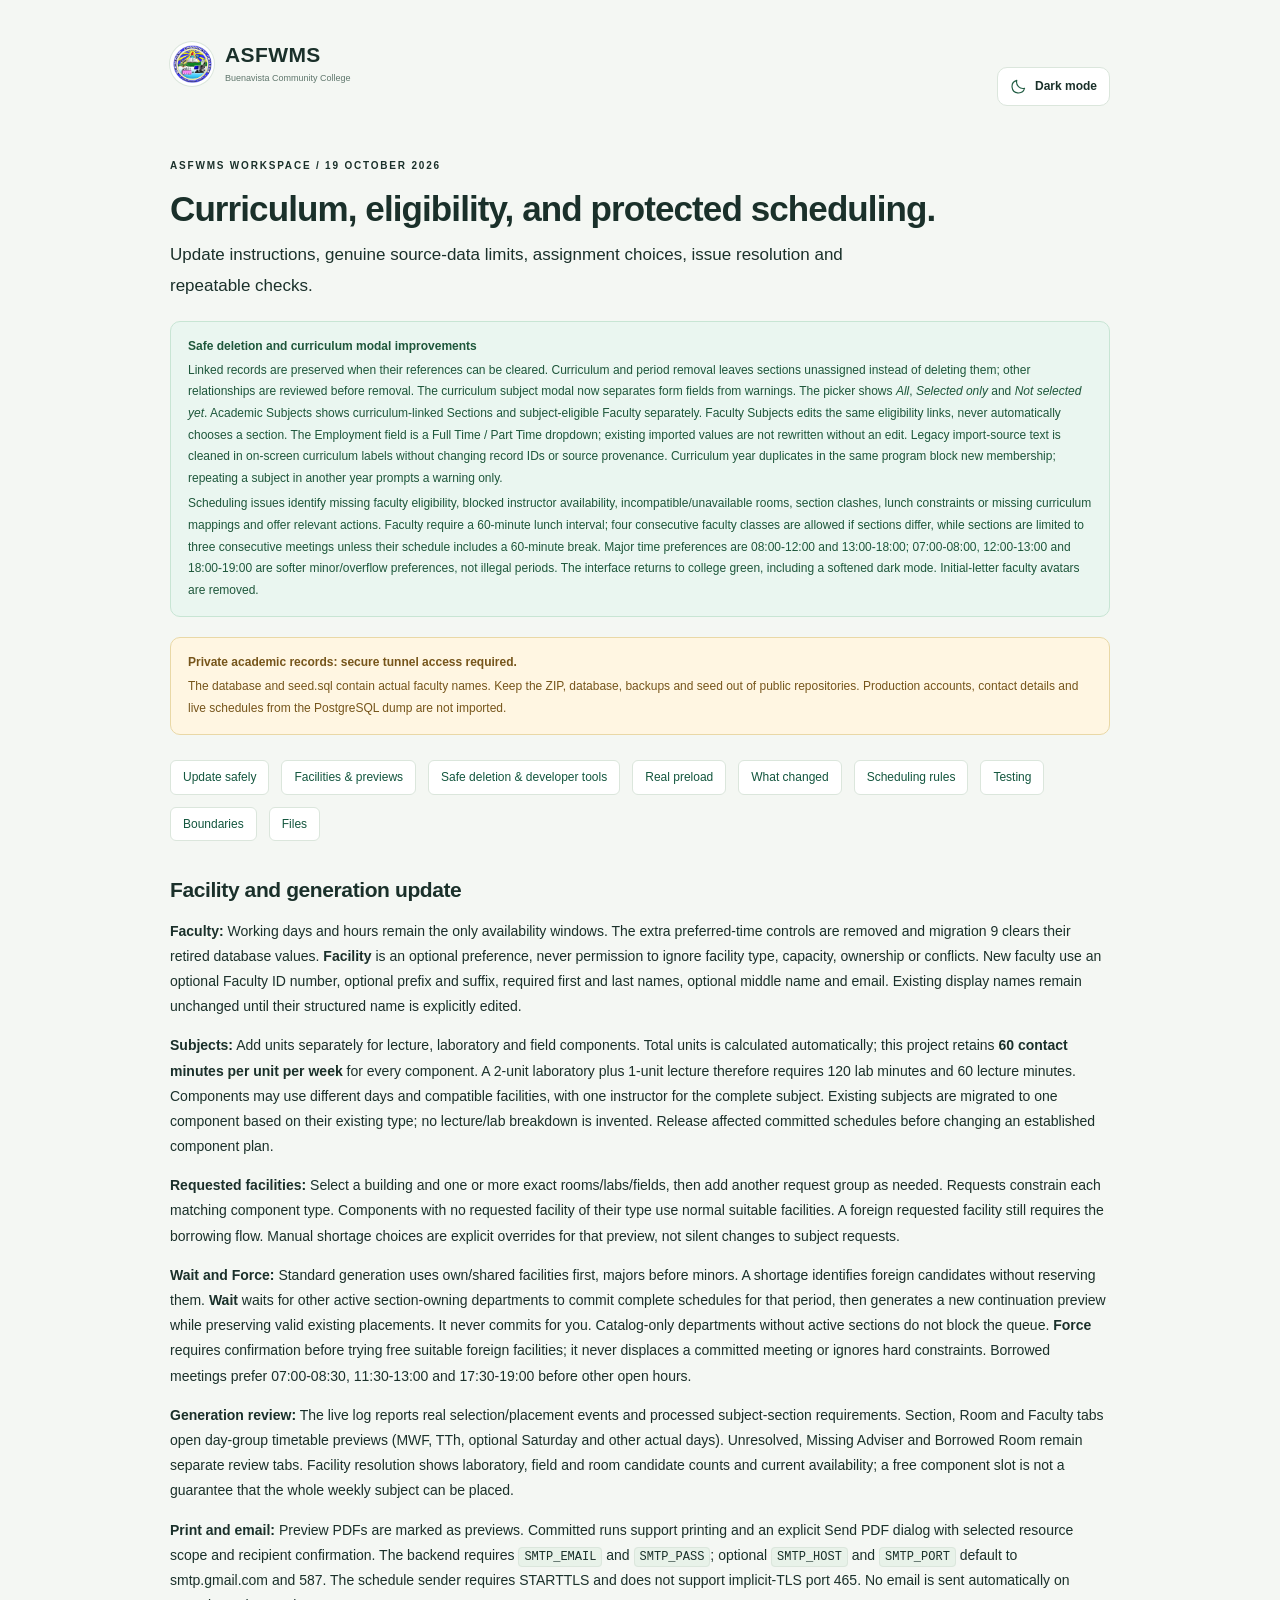
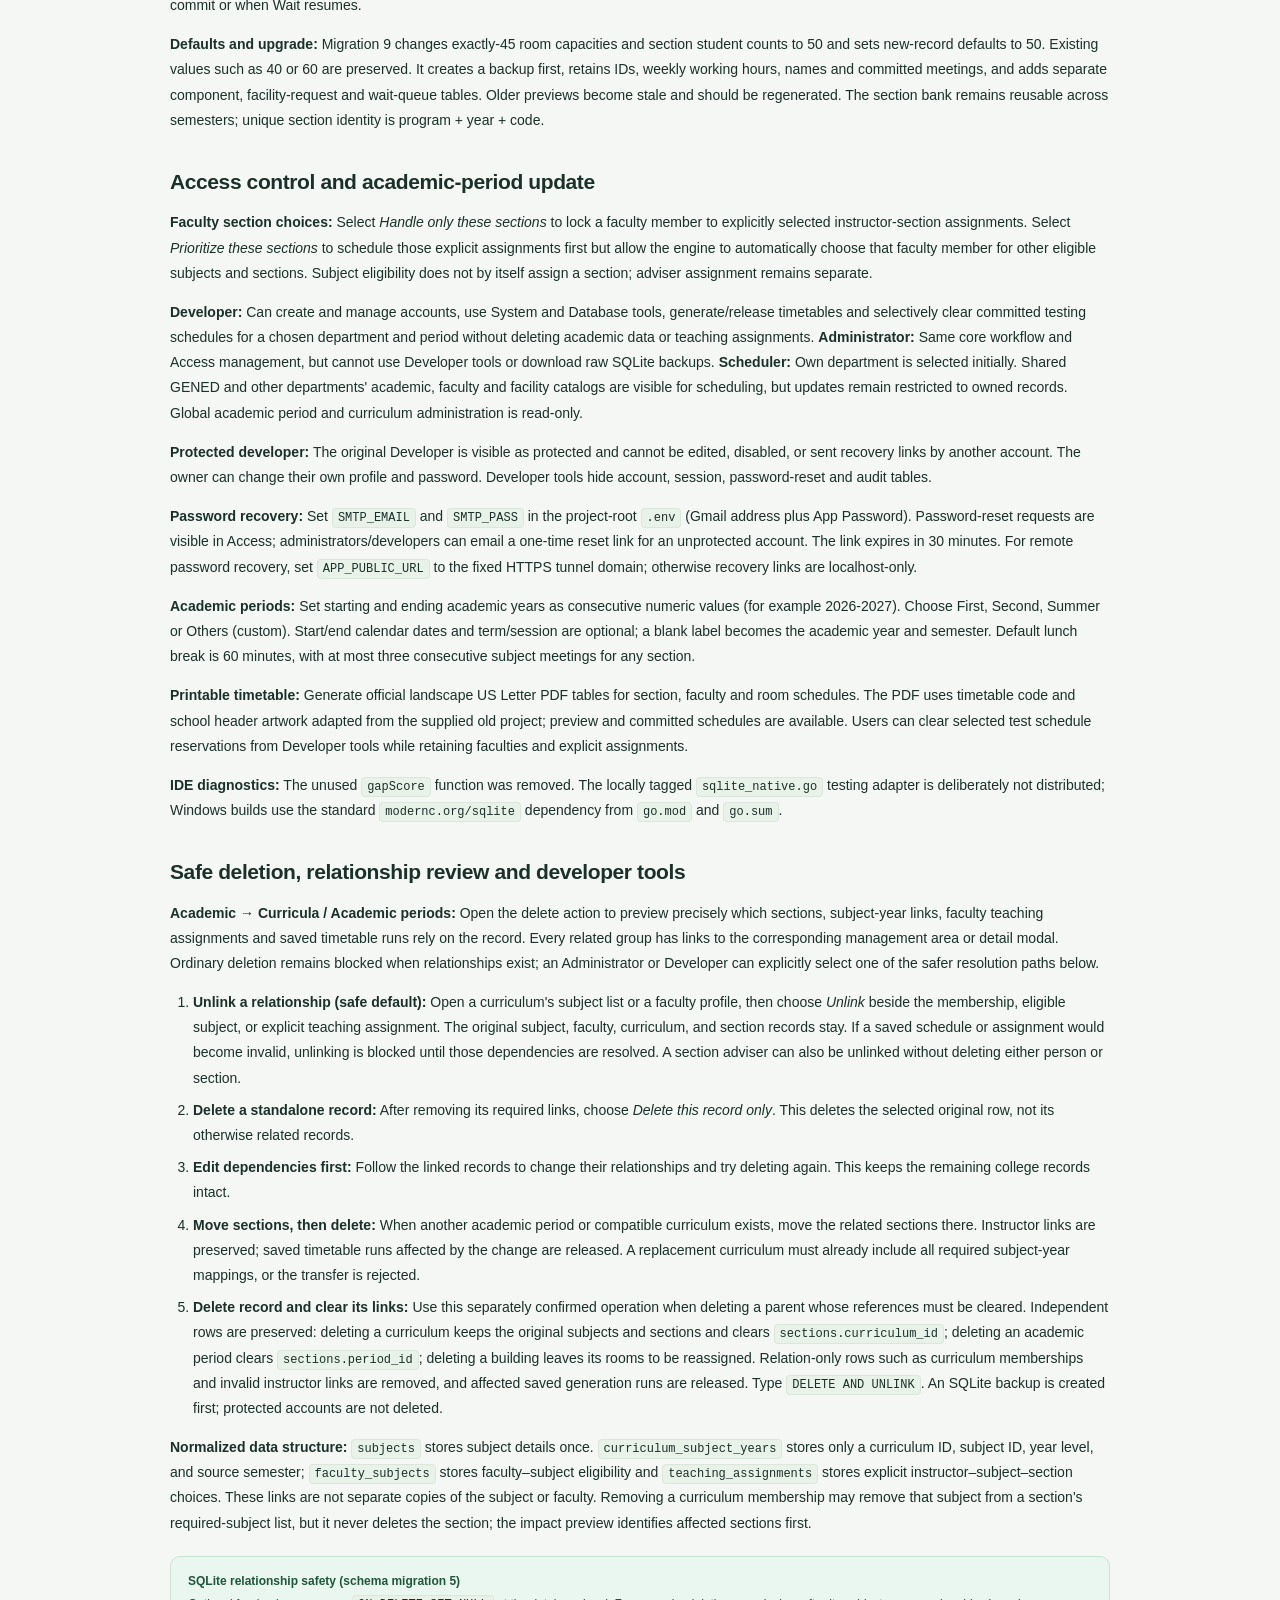
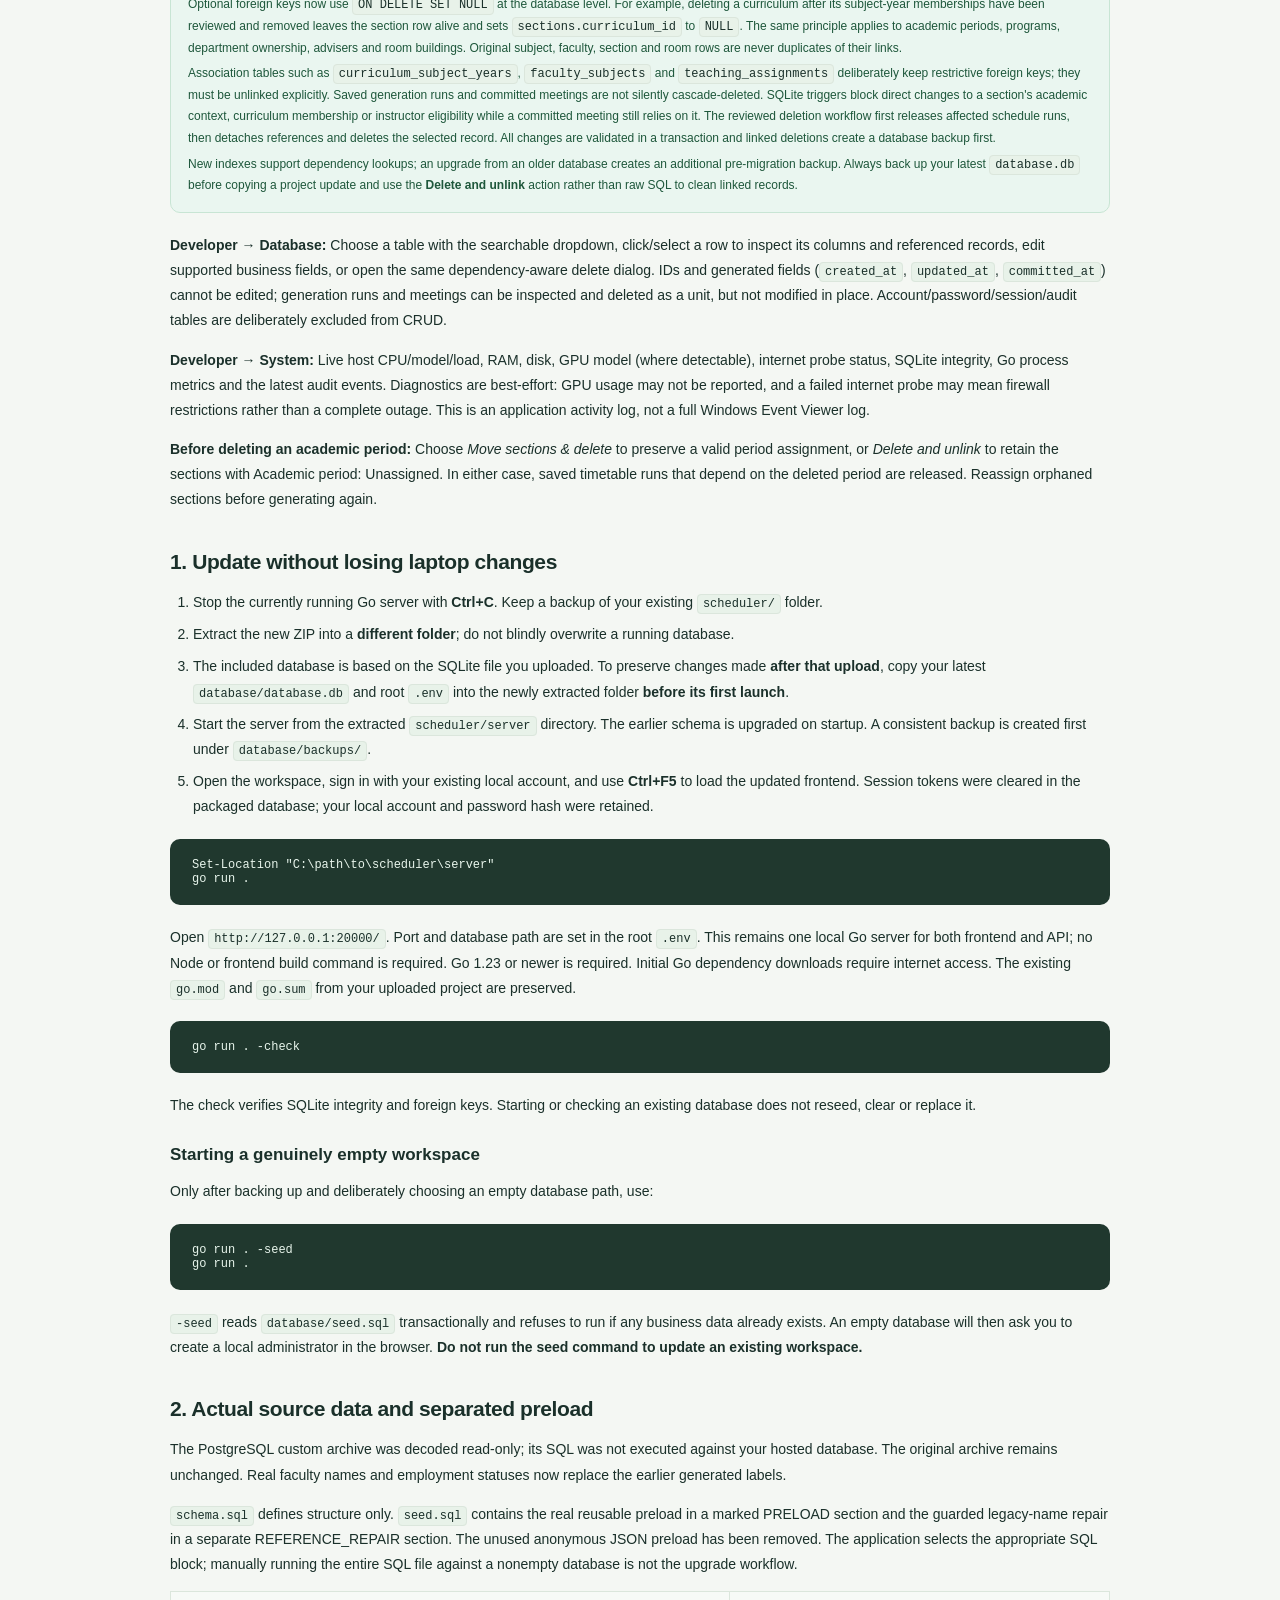
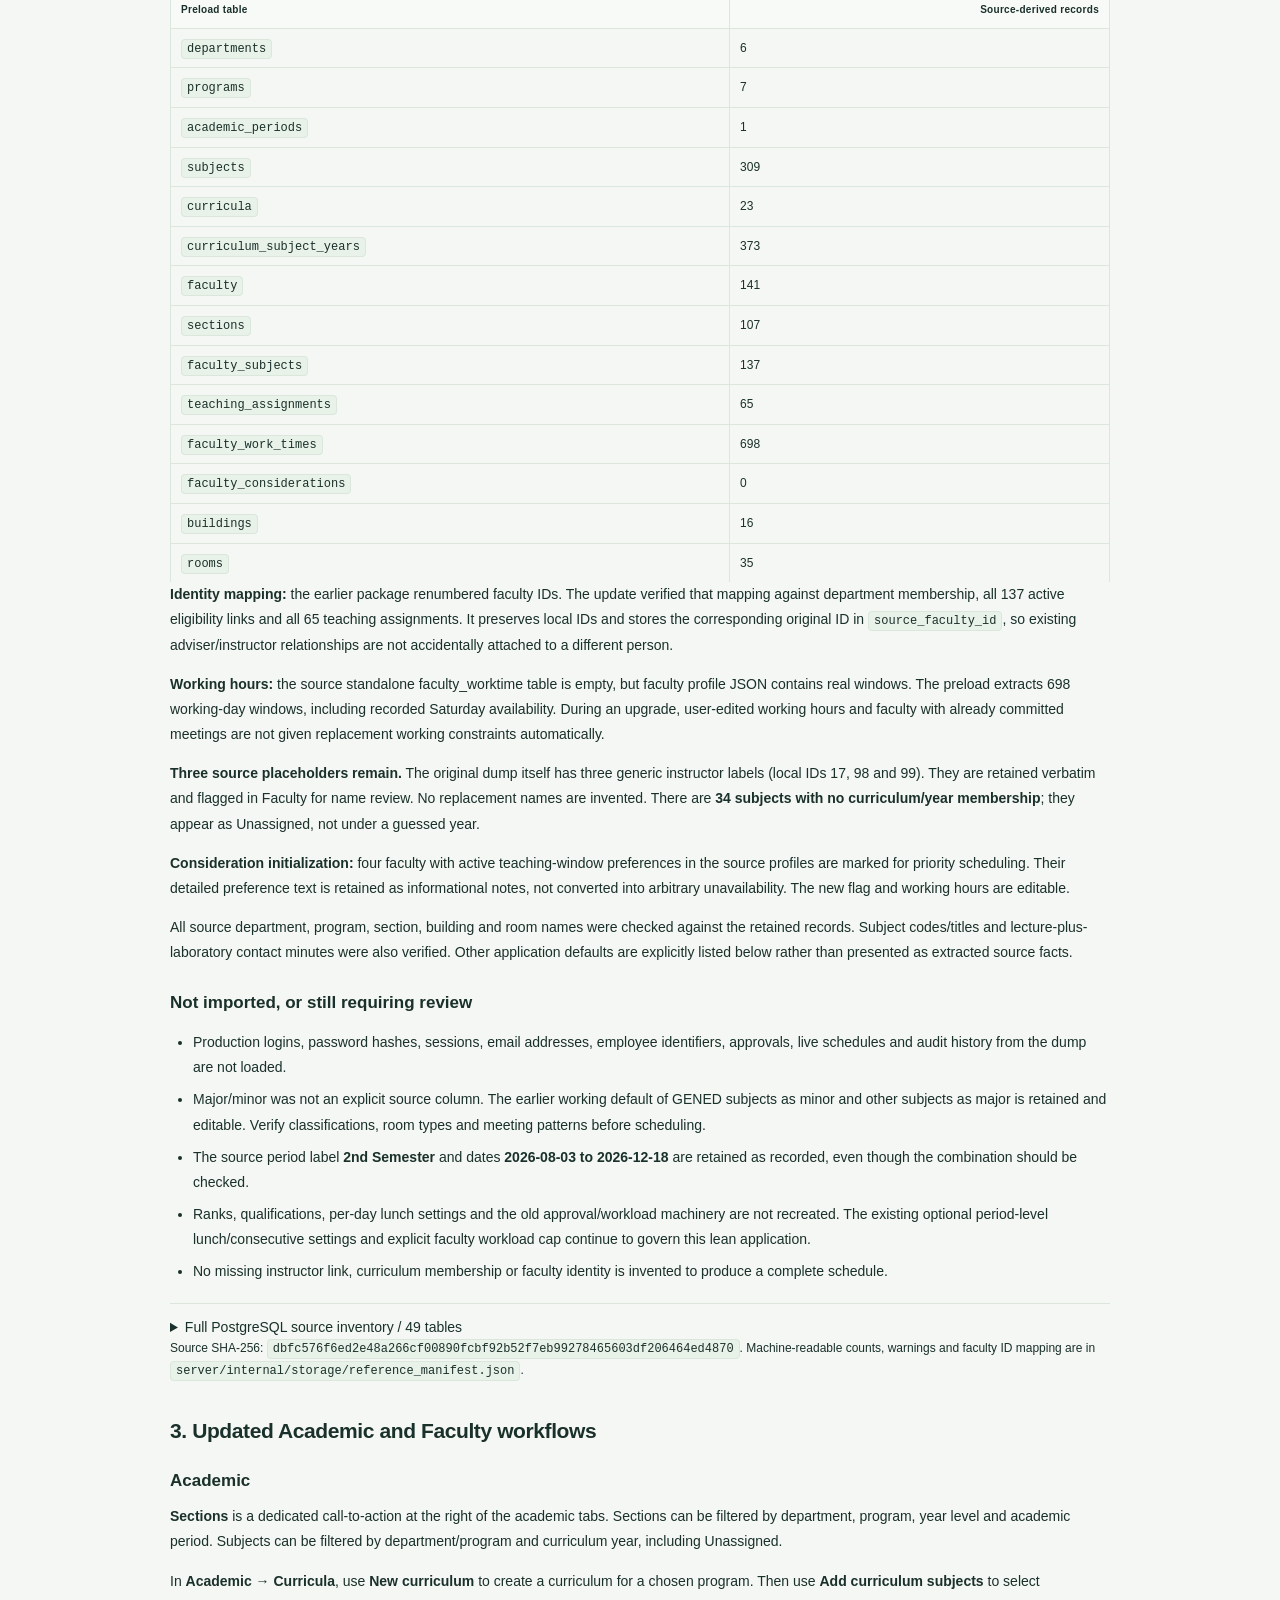
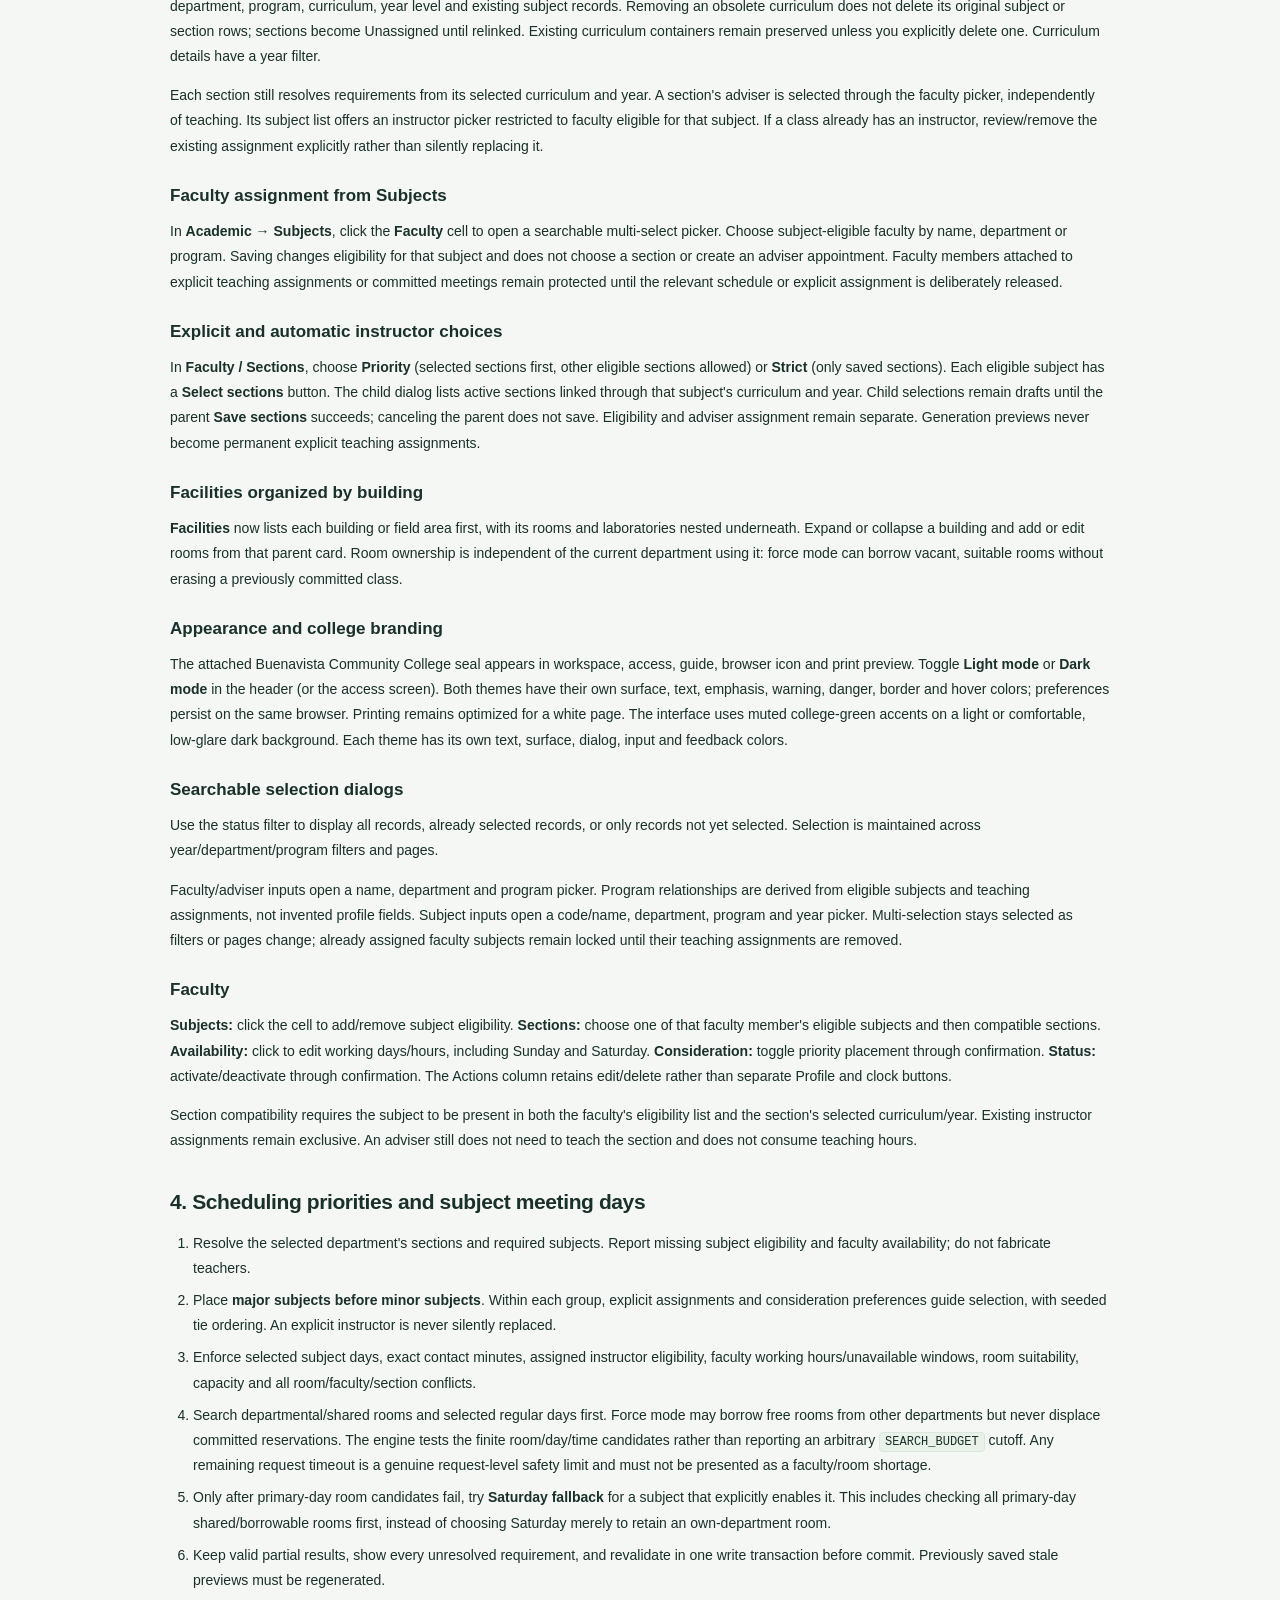
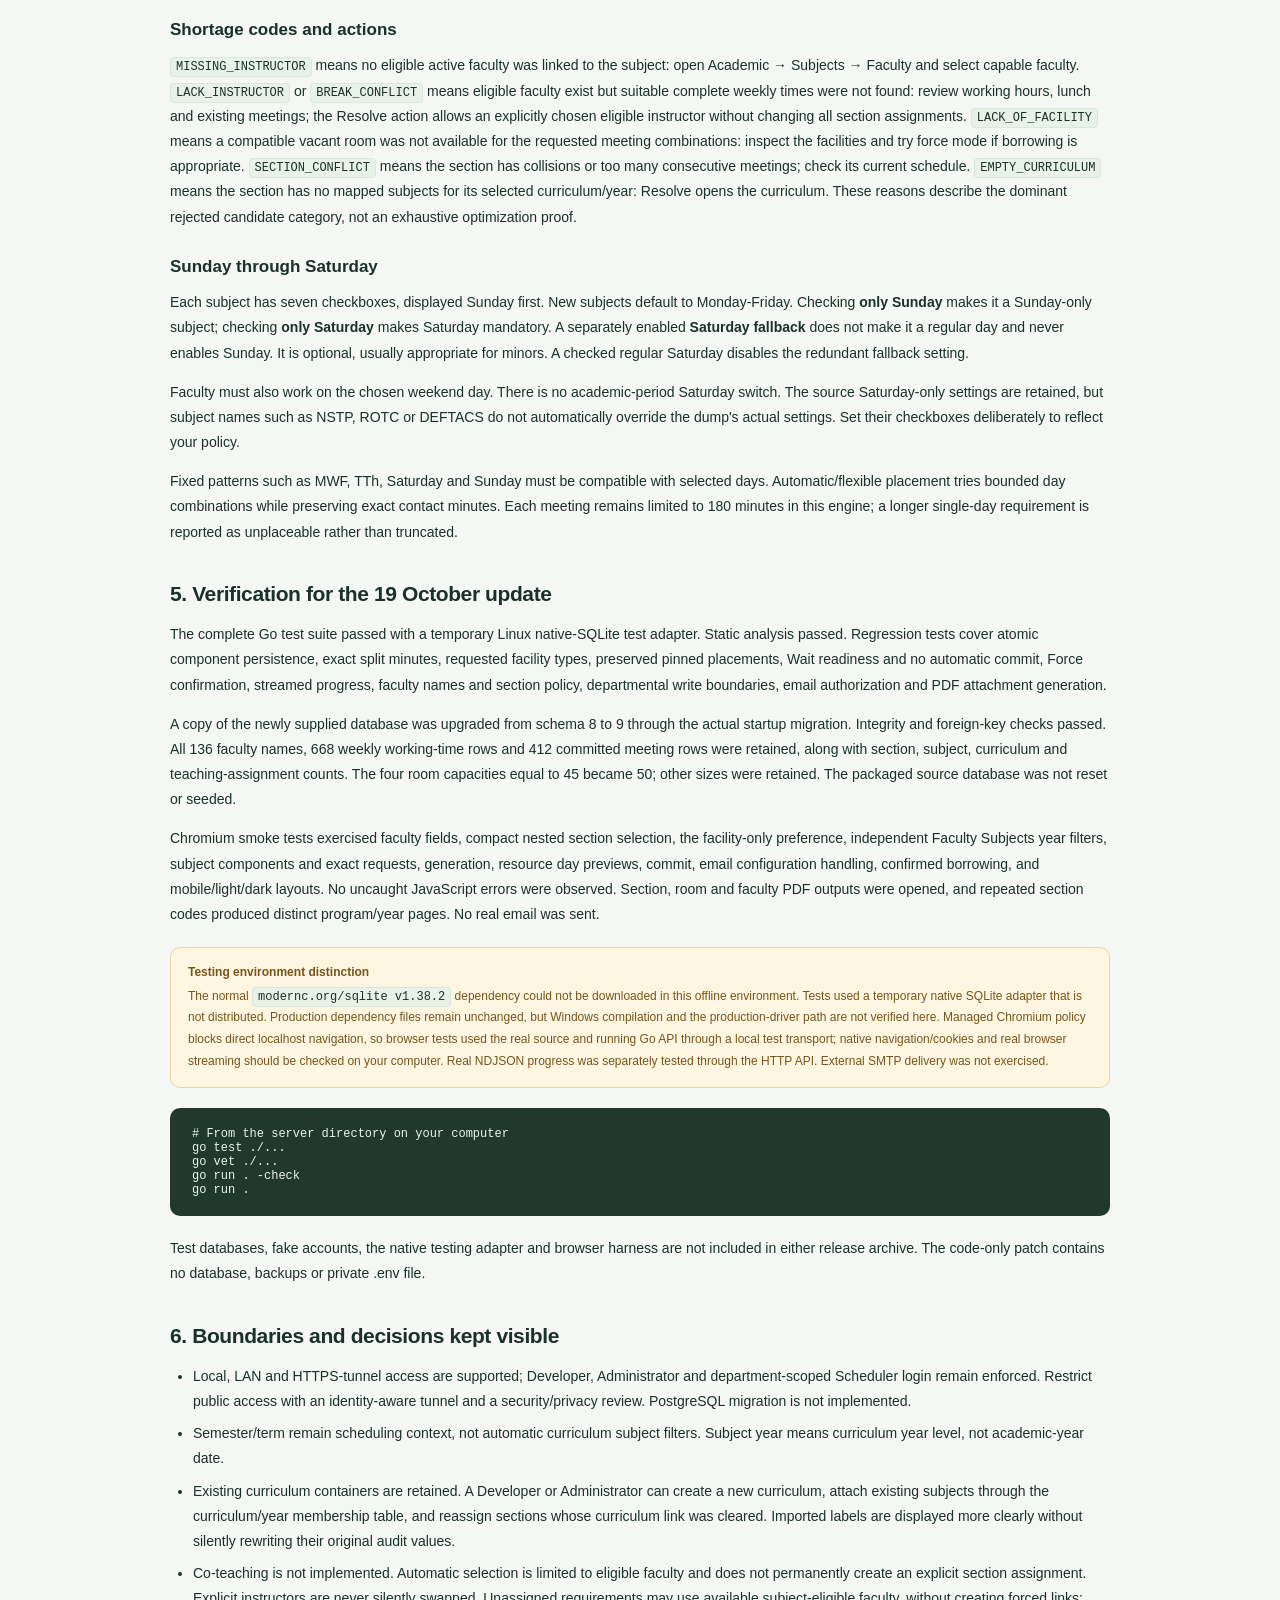
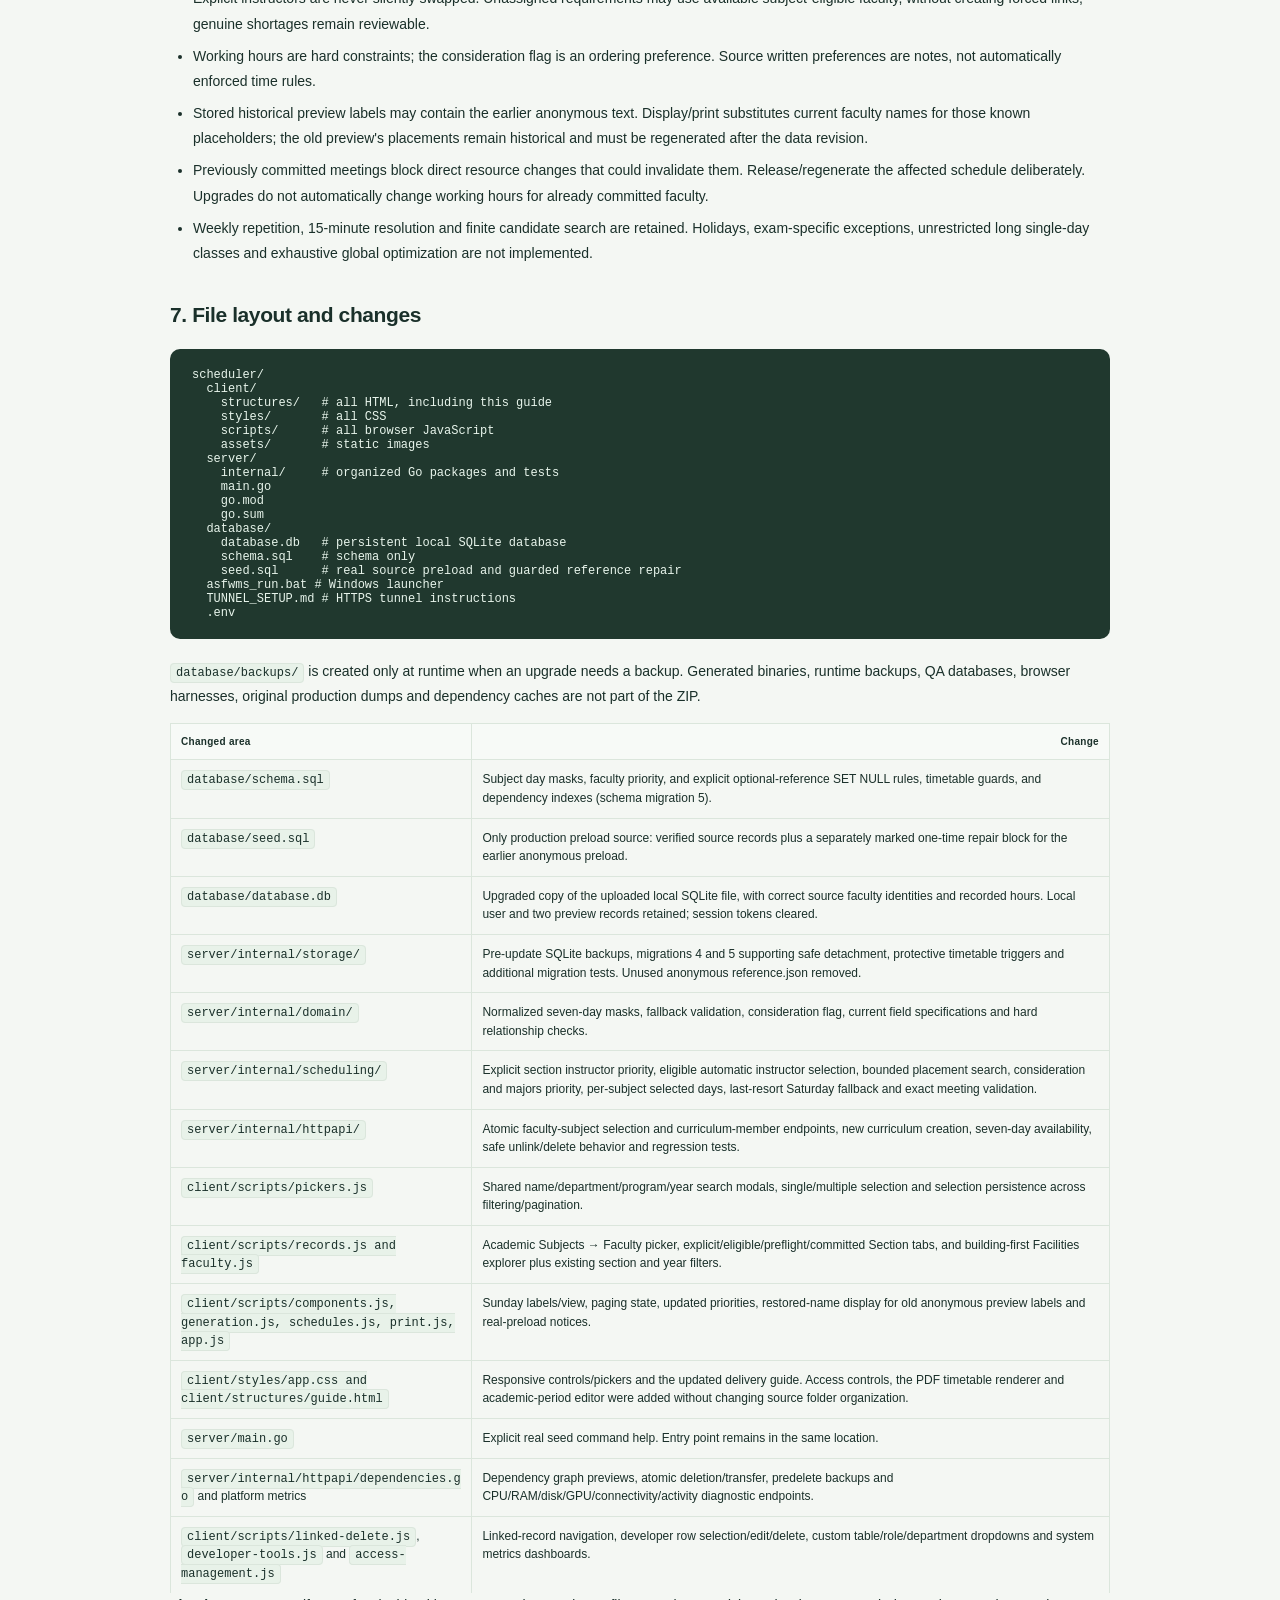
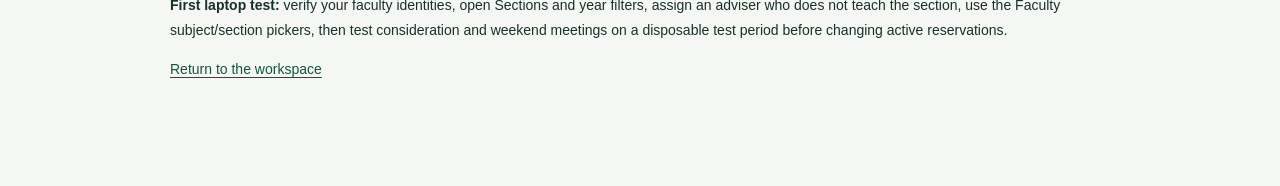
<file: client/structures/guide.html>
<!doctype html><html lang="en"><head><meta charset="utf-8"><meta name="viewport" content="width=device-width,initial-scale=1"><title>ASFWMS | Development guide and data provenance</title><link rel="icon" href="../assets/bcc-seal.png"><script src="../scripts/theme-init.js"></script><link rel="stylesheet" href="../styles/app.css"><script type="module" src="../scripts/theme.js"></script></head><body><main class="guide">
<div class="row between guide-topbar"><div class="brand"><img src="../assets/bcc-seal.png" width="44" height="44" alt="Buenavista Community College seal"><span>ASFWMS<small>Buenavista Community College</small></span></div><button type="button" class="theme-toggle" data-theme-toggle aria-label="Switch appearance" aria-pressed="false"></button></div>
<p class="eyebrow">ASFWMS WORKSPACE / 19 OCTOBER 2026</p><h1>Curriculum, eligibility, and protected scheduling.</h1>
<p class="guide-lead">Update instructions, genuine source-data limits, assignment choices, issue resolution and repeatable checks.</p>
<div class="notice info"><div><strong>Safe deletion and curriculum modal improvements</strong><p>Linked records are preserved when their references can be cleared. Curriculum and period removal leaves sections unassigned instead of deleting them; other relationships are reviewed before removal. The curriculum subject modal now separates form fields from warnings. The picker shows <em>All</em>, <em>Selected only</em> and <em>Not selected yet</em>. Academic Subjects shows curriculum-linked Sections and subject-eligible Faculty separately. Faculty Subjects edits the same eligibility links, never automatically chooses a section. The Employment field is a Full Time / Part Time dropdown; existing imported values are not rewritten without an edit. Legacy import-source text is cleaned in on-screen curriculum labels without changing record IDs or source provenance. Curriculum year duplicates in the same program block new membership; repeating a subject in another year prompts a warning only.</p><p>Scheduling issues identify missing faculty eligibility, blocked instructor availability, incompatible/unavailable rooms, section clashes, lunch constraints or missing curriculum mappings and offer relevant actions. Faculty require a 60-minute lunch interval; four consecutive faculty classes are allowed if sections differ, while sections are limited to three consecutive meetings unless their schedule includes a 60-minute break. Major time preferences are 08:00-12:00 and 13:00-18:00; 07:00-08:00, 12:00-13:00 and 18:00-19:00 are softer minor/overflow preferences, not illegal periods. The interface returns to college green, including a softened dark mode. Initial-letter faculty avatars are removed.</p></div></div>
<div class="notice warning"><div><strong>Private academic records: secure tunnel access required.</strong><p>The database and seed.sql contain actual faculty names. Keep the ZIP, database, backups and seed out of public repositories. Production accounts, contact details and live schedules from the PostgreSQL dump are not imported.</p></div></div>
<nav class="guide-nav" aria-label="Guide sections"><a href="#start">Update safely</a><a href="#components-update">Facilities &amp; previews</a><a href="#cleanup">Safe deletion & developer tools</a><a href="#data">Real preload</a><a href="#workflow">What changed</a><a href="#rules">Scheduling rules</a><a href="#tests">Testing</a><a href="#limits">Boundaries</a><a href="#files">Files</a></nav>
<section id="components-update"><h2>Facility and generation update</h2>
<p><strong>Faculty:</strong> Working days and hours remain the only availability windows. The extra preferred-time controls are removed and migration 9 clears their retired database values. <strong>Facility</strong> is an optional preference, never permission to ignore facility type, capacity, ownership or conflicts. New faculty use an optional Faculty ID number, optional prefix and suffix, required first and last names, optional middle name and email. Existing display names remain unchanged until their structured name is explicitly edited.</p>
<p><strong>Subjects:</strong> Add units separately for lecture, laboratory and field components. Total units is calculated automatically; this project retains <strong>60 contact minutes per unit per week</strong> for every component. A 2-unit laboratory plus 1-unit lecture therefore requires 120 lab minutes and 60 lecture minutes. Components may use different days and compatible facilities, with one instructor for the complete subject. Existing subjects are migrated to one component based on their existing type; no lecture/lab breakdown is invented. Release affected committed schedules before changing an established component plan.</p>
<p><strong>Requested facilities:</strong> Select a building and one or more exact rooms/labs/fields, then add another request group as needed. Requests constrain each matching component type. Components with no requested facility of their type use normal suitable facilities. A foreign requested facility still requires the borrowing flow. Manual shortage choices are explicit overrides for that preview, not silent changes to subject requests.</p>
<p><strong>Wait and Force:</strong> Standard generation uses own/shared facilities first, majors before minors. A shortage identifies foreign candidates without reserving them. <strong>Wait</strong> waits for other active section-owning departments to commit complete schedules for that period, then generates a new continuation preview while preserving valid existing placements. It never commits for you. Catalog-only departments without active sections do not block the queue. <strong>Force</strong> requires confirmation before trying free suitable foreign facilities; it never displaces a committed meeting or ignores hard constraints. Borrowed meetings prefer 07:00-08:30, 11:30-13:00 and 17:30-19:00 before other open hours.</p>
<p><strong>Generation review:</strong> The live log reports real selection/placement events and processed subject-section requirements. Section, Room and Faculty tabs open day-group timetable previews (MWF, TTh, optional Saturday and other actual days). Unresolved, Missing Adviser and Borrowed Room remain separate review tabs. Facility resolution shows laboratory, field and room candidate counts and current availability; a free component slot is not a guarantee that the whole weekly subject can be placed.</p>
<p><strong>Print and email:</strong> Preview PDFs are marked as previews. Committed runs support printing and an explicit Send PDF dialog with selected resource scope and recipient confirmation. The backend requires <code>SMTP_EMAIL</code> and <code>SMTP_PASS</code>; optional <code>SMTP_HOST</code> and <code>SMTP_PORT</code> default to smtp.gmail.com and 587. The schedule sender requires STARTTLS and does not support implicit-TLS port 465. No email is sent automatically on commit or when Wait resumes.</p>
<p><strong>Defaults and upgrade:</strong> Migration 9 changes exactly-45 room capacities and section student counts to 50 and sets new-record defaults to 50. Existing values such as 40 or 60 are preserved. It creates a backup first, retains IDs, weekly working hours, names and committed meetings, and adds separate component, facility-request and wait-queue tables. Older previews become stale and should be regenerated. The section bank remains reusable across semesters; unique section identity is program + year + code.</p>
</section>
<section id="access-update"><h2>Access control and academic-period update</h2>
<p><strong>Faculty section choices:</strong> Select <em>Handle only these sections</em> to lock a faculty member to explicitly selected instructor-section assignments. Select <em>Prioritize these sections</em> to schedule those explicit assignments first but allow the engine to automatically choose that faculty member for other eligible subjects and sections. Subject eligibility does not by itself assign a section; adviser assignment remains separate.</p>
<p><strong>Developer:</strong> Can create and manage accounts, use System and Database tools, generate/release timetables and selectively clear committed testing schedules for a chosen department and period without deleting academic data or teaching assignments. <strong>Administrator:</strong> Same core workflow and Access management, but cannot use Developer tools or download raw SQLite backups. <strong>Scheduler:</strong> Own department is selected initially. Shared GENED and other departments' academic, faculty and facility catalogs are visible for scheduling, but updates remain restricted to owned records. Global academic period and curriculum administration is read-only.</p>
<p><strong>Protected developer:</strong> The original Developer is visible as protected and cannot be edited, disabled, or sent recovery links by another account. The owner can change their own profile and password. Developer tools hide account, session, password-reset and audit tables.</p>
<p><strong>Password recovery:</strong> Set <code>SMTP_EMAIL</code> and <code>SMTP_PASS</code> in the project-root <code>.env</code> (Gmail address plus App Password). Password-reset requests are visible in Access; administrators/developers can email a one-time reset link for an unprotected account. The link expires in 30 minutes. For remote password recovery, set <code>APP_PUBLIC_URL</code> to the fixed HTTPS tunnel domain; otherwise recovery links are localhost-only.</p>
<p><strong>Academic periods:</strong> Set starting and ending academic years as consecutive numeric values (for example 2026-2027). Choose First, Second, Summer or Others (custom). Start/end calendar dates and term/session are optional; a blank label becomes the academic year and semester. Default lunch break is 60 minutes, with at most three consecutive subject meetings for any section.</p>
<p><strong>Printable timetable:</strong> Generate official landscape US Letter PDF tables for section, faculty and room schedules. The PDF uses timetable code and school header artwork adapted from the supplied old project; preview and committed schedules are available. Users can clear selected test schedule reservations from Developer tools while retaining faculties and explicit assignments.</p>
<p><strong>IDE diagnostics:</strong> The unused <code>gapScore</code> function was removed. The locally tagged <code>sqlite_native.go</code> testing adapter is deliberately not distributed; Windows builds use the standard <code>modernc.org/sqlite</code> dependency from <code>go.mod</code> and <code>go.sum</code>.</p>
</section>
<section id="cleanup"><h2>Safe deletion, relationship review and developer tools</h2>
<p><strong>Academic → Curricula / Academic periods:</strong> Open the delete action to preview precisely which sections, subject-year links, faculty teaching assignments and saved timetable runs rely on the record. Every related group has links to the corresponding management area or detail modal. Ordinary deletion remains blocked when relationships exist; an Administrator or Developer can explicitly select one of the safer resolution paths below.</p>
<ol>
<li><strong>Unlink a relationship (safe default):</strong> Open a curriculum's subject list or a faculty profile, then choose <em>Unlink</em> beside the membership, eligible subject, or explicit teaching assignment. The original subject, faculty, curriculum, and section records stay. If a saved schedule or assignment would become invalid, unlinking is blocked until those dependencies are resolved. A section adviser can also be unlinked without deleting either person or section.</li>
<li><strong>Delete a standalone record:</strong> After removing its required links, choose <em>Delete this record only</em>. This deletes the selected original row, not its otherwise related records.</li>
<li><strong>Edit dependencies first:</strong> Follow the linked records to change their relationships and try deleting again. This keeps the remaining college records intact.</li>
<li><strong>Move sections, then delete:</strong> When another academic period or compatible curriculum exists, move the related sections there. Instructor links are preserved; saved timetable runs affected by the change are released. A replacement curriculum must already include all required subject-year mappings, or the transfer is rejected.</li>
<li><strong>Delete record and clear its links:</strong> Use this separately confirmed operation when deleting a parent whose references must be cleared. Independent rows are preserved: deleting a curriculum keeps the original subjects and sections and clears <code>sections.curriculum_id</code>; deleting an academic period clears <code>sections.period_id</code>; deleting a building leaves its rooms to be reassigned. Relation-only rows such as curriculum memberships and invalid instructor links are removed, and affected saved generation runs are released. Type <code>DELETE AND UNLINK</code>. An SQLite backup is created first; protected accounts are not deleted.</li>
</ol>
<p><strong>Normalized data structure:</strong> <code>subjects</code> stores subject details once. <code>curriculum_subject_years</code> stores only a curriculum ID, subject ID, year level, and source semester; <code>faculty_subjects</code> stores faculty–subject eligibility and <code>teaching_assignments</code> stores explicit instructor–subject–section choices. These links are not separate copies of the subject or faculty. Removing a curriculum membership may remove that subject from a section's required-subject list, but it never deletes the section; the impact preview identifies affected sections first.</p>
<div class="notice info"><div><strong>SQLite relationship safety (schema migration 5)</strong>
<p>Optional foreign keys now use <code>ON DELETE SET NULL</code> at the database level. For example, deleting a curriculum after its subject-year memberships have been reviewed and removed leaves the section row alive and sets <code>sections.curriculum_id</code> to <code>NULL</code>. The same principle applies to academic periods, programs, department ownership, advisers and room buildings. Original subject, faculty, section and room rows are never duplicates of their links.</p>
<p>Association tables such as <code>curriculum_subject_years</code>, <code>faculty_subjects</code> and <code>teaching_assignments</code> deliberately keep restrictive foreign keys; they must be unlinked explicitly. Saved generation runs and committed meetings are not silently cascade-deleted. SQLite triggers block direct changes to a section's academic context, curriculum membership or instructor eligibility while a committed meeting still relies on it. The reviewed deletion workflow first releases affected schedule runs, then detaches references and deletes the selected record. All changes are validated in a transaction and linked deletions create a database backup first.</p>
<p>New indexes support dependency lookups; an upgrade from an older database creates an additional pre-migration backup. Always back up your latest <code>database.db</code> before copying a project update and use the <strong>Delete and unlink</strong> action rather than raw SQL to clean linked records.</p></div></div>
<p><strong>Developer → Database:</strong> Choose a table with the searchable dropdown, click/select a row to inspect its columns and referenced records, edit supported business fields, or open the same dependency-aware delete dialog. IDs and generated fields (<code>created_at</code>, <code>updated_at</code>, <code>committed_at</code>) cannot be edited; generation runs and meetings can be inspected and deleted as a unit, but not modified in place. Account/password/session/audit tables are deliberately excluded from CRUD.</p>
<p><strong>Developer → System:</strong> Live host CPU/model/load, RAM, disk, GPU model (where detectable), internet probe status, SQLite integrity, Go process metrics and the latest audit events. Diagnostics are best-effort: GPU usage may not be reported, and a failed internet probe may mean firewall restrictions rather than a complete outage. This is an application activity log, not a full Windows Event Viewer log.</p>
<p><strong>Before deleting an academic period:</strong> Choose <em>Move sections &amp; delete</em> to preserve a valid period assignment, or <em>Delete and unlink</em> to retain the sections with Academic period: Unassigned. In either case, saved timetable runs that depend on the deleted period are released. Reassign orphaned sections before generating again.</p>
</section>
<section id="start"><h2>1. Update without losing laptop changes</h2>
<ol><li>Stop the currently running Go server with <strong>Ctrl+C</strong>. Keep a backup of your existing <code>scheduler/</code> folder.</li><li>Extract the new ZIP into a <strong>different folder</strong>; do not blindly overwrite a running database.</li><li>The included database is based on the SQLite file you uploaded. To preserve changes made <strong>after that upload</strong>, copy your latest <code>database/database.db</code> and root <code>.env</code> into the newly extracted folder <strong>before its first launch</strong>.</li><li>Start the server from the extracted <code>scheduler/server</code> directory. The earlier schema is upgraded on startup. A consistent backup is created first under <code>database/backups/</code>.</li><li>Open the workspace, sign in with your existing local account, and use <strong>Ctrl+F5</strong> to load the updated frontend. Session tokens were cleared in the packaged database; your local account and password hash were retained.</li></ol>
<pre><code>Set-Location "C:\path\to\scheduler\server"
go run .</code></pre>
<p>Open <code>http://127.0.0.1:20000/</code>. Port and database path are set in the root <code>.env</code>. This remains one local Go server for both frontend and API; no Node or frontend build command is required. Go 1.23 or newer is required. Initial Go dependency downloads require internet access. The existing <code>go.mod</code> and <code>go.sum</code> from your uploaded project are preserved.</p>
<pre><code>go run . -check</code></pre><p>The check verifies SQLite integrity and foreign keys. Starting or checking an existing database does not reseed, clear or replace it.</p>
<h3>Starting a genuinely empty workspace</h3><p>Only after backing up and deliberately choosing an empty database path, use:</p>
<pre><code>go run . -seed
go run .</code></pre><p><code>-seed</code> reads <code>database/seed.sql</code> transactionally and refuses to run if any business data already exists. An empty database will then ask you to create a local administrator in the browser. <strong>Do not run the seed command to update an existing workspace.</strong></p>
</section>
<section id="data"><h2>2. Actual source data and separated preload</h2>
<p>The PostgreSQL custom archive was decoded read-only; its SQL was not executed against your hosted database. The original archive remains unchanged. Real faculty names and employment statuses now replace the earlier generated labels.</p>
<p><code>schema.sql</code> defines structure only. <code>seed.sql</code> contains the real reusable preload in a marked PRELOAD section and the guarded legacy-name repair in a separate REFERENCE_REPAIR section. The unused anonymous JSON preload has been removed. The application selects the appropriate SQL block; manually running the entire SQL file against a nonempty database is not the upgrade workflow.</p>
<div class="table-scroll"><table class="data-table"><thead><tr><th>Preload table</th><th>Source-derived records</th></tr></thead><tbody><tr><td><code>departments</code></td><td>6</td></tr><tr><td><code>programs</code></td><td>7</td></tr><tr><td><code>academic_periods</code></td><td>1</td></tr><tr><td><code>subjects</code></td><td>309</td></tr><tr><td><code>curricula</code></td><td>23</td></tr><tr><td><code>curriculum_subject_years</code></td><td>373</td></tr><tr><td><code>faculty</code></td><td>141</td></tr><tr><td><code>sections</code></td><td>107</td></tr><tr><td><code>faculty_subjects</code></td><td>137</td></tr><tr><td><code>teaching_assignments</code></td><td>65</td></tr><tr><td><code>faculty_work_times</code></td><td>698</td></tr><tr><td><code>faculty_considerations</code></td><td>0</td></tr><tr><td><code>buildings</code></td><td>16</td></tr><tr><td><code>rooms</code></td><td>35</td></tr></tbody></table></div>
<p><strong>Identity mapping:</strong> the earlier package renumbered faculty IDs. The update verified that mapping against department membership, all 137 active eligibility links and all 65 teaching assignments. It preserves local IDs and stores the corresponding original ID in <code>source_faculty_id</code>, so existing adviser/instructor relationships are not accidentally attached to a different person.</p>
<p><strong>Working hours:</strong> the source standalone faculty_worktime table is empty, but faculty profile JSON contains real windows. The preload extracts 698 working-day windows, including recorded Saturday availability. During an upgrade, user-edited working hours and faculty with already committed meetings are not given replacement working constraints automatically.</p>
<p><strong>Three source placeholders remain.</strong> The original dump itself has three generic instructor labels (local IDs 17, 98 and 99). They are retained verbatim and flagged in Faculty for name review. No replacement names are invented. There are <strong>34 subjects with no curriculum/year membership</strong>; they appear as Unassigned, not under a guessed year.</p>
<p><strong>Consideration initialization:</strong> four faculty with active teaching-window preferences in the source profiles are marked for priority scheduling. Their detailed preference text is retained as informational notes, not converted into arbitrary unavailability. The new flag and working hours are editable.</p>
<p>All source department, program, section, building and room names were checked against the retained records. Subject codes/titles and lecture-plus-laboratory contact minutes were also verified. Other application defaults are explicitly listed below rather than presented as extracted source facts.</p>
<h3>Not imported, or still requiring review</h3>
<ul><li>Production logins, password hashes, sessions, email addresses, employee identifiers, approvals, live schedules and audit history from the dump are not loaded.</li><li>Major/minor was not an explicit source column. The earlier working default of GENED subjects as minor and other subjects as major is retained and editable. Verify classifications, room types and meeting patterns before scheduling.</li><li>The source period label <strong>2nd Semester</strong> and dates <strong>2026-08-03 to 2026-12-18</strong> are retained as recorded, even though the combination should be checked.</li><li>Ranks, qualifications, per-day lunch settings and the old approval/workload machinery are not recreated. The existing optional period-level lunch/consecutive settings and explicit faculty workload cap continue to govern this lean application.</li><li>No missing instructor link, curriculum membership or faculty identity is invented to produce a complete schedule.</li></ul>
<details><summary>Full PostgreSQL source inventory / 49 tables</summary><div class="table-scroll"><table class="data-table"><thead><tr><th>Source table</th><th>Rows</th><th>Treatment</th></tr></thead><tbody><tr><td><code>academic_archive</code></td><td>11</td><td>Not imported into the lean scheduler. The original dump remains unchanged; legacy schedules, approvals, requests, derived workload and archive workflows are not executed.</td></tr><tr><td><code>academic_term</code></td><td>1</td><td>The referenced period is transformed into academic_periods.</td></tr><tr><td><code>academic_year</code></td><td>1</td><td>Referenced year label is retained in academic_periods.</td></tr><tr><td><code>app_user</code></td><td>6</td><td>Not imported. Existing local administrator in the uploaded SQLite file is preserved.</td></tr><tr><td><code>audit_log</code></td><td>1648</td><td>Production audit history is not imported; local application audit events are retained.</td></tr><tr><td><code>auth_session</code></td><td>66</td><td>Production sessions are not imported. Packaged local session tokens are cleared for sign-in.</td></tr><tr><td><code>building</code></td><td>16</td><td>16 buildings/areas retained in buildings.</td></tr><tr><td><code>college</code></td><td>0</td><td>Not imported into the lean scheduler. The original dump remains unchanged; legacy schedules, approvals, requests, derived workload and archive workflows are not executed.</td></tr><tr><td><code>consideration_approval</code></td><td>0</td><td>Not imported into the lean scheduler. The original dump remains unchanged; legacy schedules, approvals, requests, derived workload and archive workflows are not executed.</td></tr><tr><td><code>curriculum</code></td><td>7</td><td>Program ownership resolved through source curriculum versions.</td></tr><tr><td><code>curriculum_subject</code></td><td>373</td><td>373 subject/year memberships retained in curriculum_subject_years; semester stays informational.</td></tr><tr><td><code>curriculum_version</code></td><td>23</td><td>23 existing choices retained in curricula so existing section links stay intact.</td></tr><tr><td><code>database_change</code></td><td>0</td><td>Not imported into the lean scheduler. The original dump remains unchanged; legacy schedules, approvals, requests, derived workload and archive workflows are not executed.</td></tr><tr><td><code>department</code></td><td>6</td><td>Preserved in departments, including inactive source entries.</td></tr><tr><td><code>faculty</code></td><td>141</td><td>141 names and employment statuses restored. Work-time JSON supplies 698 windows. Earlier local IDs are preserved; source_faculty_id records original IDs.</td></tr><tr><td><code>faculty_assignment</code></td><td>65</td><td>65 explicit subject-section assignments retained through subject_offering lookup.</td></tr><tr><td><code>faculty_availability</code></td><td>0</td><td>No standalone records. The new faculty_work_times and unavailable-window controls govern scheduling.</td></tr><tr><td><code>faculty_profile_state</code></td><td>0</td><td>No standalone records; review/approval machinery is not imported.</td></tr><tr><td><code>faculty_qualification</code></td><td>0</td><td>Not imported into the lean scheduler. The original dump remains unchanged; legacy schedules, approvals, requests, derived workload and archive workflows are not executed.</td></tr><tr><td><code>faculty_subject_qualification</code></td><td>138</td><td>137 active eligibility links retained; one inactive source qualification is not made active.</td></tr><tr><td><code>faculty_teaching_window</code></td><td>0</td><td>Standalone table is empty; active preferences inside faculty.profile become informational notes and consideration flags.</td></tr><tr><td><code>faculty_workload</code></td><td>12</td><td>Not imported into the lean scheduler. The original dump remains unchanged; legacy schedules, approvals, requests, derived workload and archive workflows are not executed.</td></tr><tr><td><code>faculty_worktime</code></td><td>0</td><td>Standalone table is empty; actual working windows are extracted from faculty.profile.worktime instead.</td></tr><tr><td><code>overload_approval</code></td><td>5</td><td>Not imported into the lean scheduler. The original dump remains unchanged; legacy schedules, approvals, requests, derived workload and archive workflows are not executed.</td></tr><tr><td><code>program</code></td><td>7</td><td>Preserved in programs with original department links.</td></tr><tr><td><code>room</code></td><td>35</td><td>35 rooms retained with building, ownership, capacity and usable time limits.</td></tr><tr><td><code>room_availability</code></td><td>0</td><td>No source rows. Occupancy is derived from committed meetings.</td></tr><tr><td><code>schedule_approval</code></td><td>2</td><td>Not imported into the lean scheduler. The original dump remains unchanged; legacy schedules, approvals, requests, derived workload and archive workflows are not executed.</td></tr><tr><td><code>schedule_candidate</code></td><td>50</td><td>Not imported into the lean scheduler. The original dump remains unchanged; legacy schedules, approvals, requests, derived workload and archive workflows are not executed.</td></tr><tr><td><code>schedule_conflict</code></td><td>0</td><td>Not imported into the lean scheduler. The original dump remains unchanged; legacy schedules, approvals, requests, derived workload and archive workflows are not executed.</td></tr><tr><td><code>schedule_delivery</code></td><td>1</td><td>Not imported into the lean scheduler. The original dump remains unchanged; legacy schedules, approvals, requests, derived workload and archive workflows are not executed.</td></tr><tr><td><code>schedule_entry</code></td><td>176</td><td>Not imported into the lean scheduler. The original dump remains unchanged; legacy schedules, approvals, requests, derived workload and archive workflows are not executed.</td></tr><tr><td><code>schedule_generation_run</code></td><td>30</td><td>Not imported into the lean scheduler. The original dump remains unchanged; legacy schedules, approvals, requests, derived workload and archive workflows are not executed.</td></tr><tr><td><code>schedule_request</code></td><td>0</td><td>Not imported into the lean scheduler. The original dump remains unchanged; legacy schedules, approvals, requests, derived workload and archive workflows are not executed.</td></tr><tr><td><code>schedule_request_approval</code></td><td>0</td><td>Not imported into the lean scheduler. The original dump remains unchanged; legacy schedules, approvals, requests, derived workload and archive workflows are not executed.</td></tr><tr><td><code>schedule_request_offering</code></td><td>0</td><td>Not imported into the lean scheduler. The original dump remains unchanged; legacy schedules, approvals, requests, derived workload and archive workflows are not executed.</td></tr><tr><td><code>schedule_version</code></td><td>1</td><td>Not imported into the lean scheduler. The original dump remains unchanged; legacy schedules, approvals, requests, derived workload and archive workflows are not executed.</td></tr><tr><td><code>schedule_version_request</code></td><td>0</td><td>Not imported into the lean scheduler. The original dump remains unchanged; legacy schedules, approvals, requests, derived workload and archive workflows are not executed.</td></tr><tr><td><code>scheduling_consideration</code></td><td>0</td><td>Not imported into the lean scheduler. The original dump remains unchanged; legacy schedules, approvals, requests, derived workload and archive workflows are not executed.</td></tr><tr><td><code>schema_migration</code></td><td>19</td><td>Source PostgreSQL migrations are not executed; numbered SQLite migrations are implemented separately.</td></tr><tr><td><code>section</code></td><td>107</td><td>107 source sections retained, with their selected program/curriculum/year/period.</td></tr><tr><td><code>semester</code></td><td>3</td><td>Referenced semester label is retained; extra definitions are not instantiated as new periods.</td></tr><tr><td><code>subject</code></td><td>309</td><td>Codes, titles, units and lecture + laboratory contact minutes retained in subjects; days mapped to individual weekday selections.</td></tr><tr><td><code>subject_offering</code></td><td>375</td><td>Used to resolve explicit assignments. Requirements are resolved from curriculum/year; an independent offering workflow is not carried over.</td></tr><tr><td><code>subject_prerequisite</code></td><td>0</td><td>Not imported into the lean scheduler. The original dump remains unchanged; legacy schedules, approvals, requests, derived workload and archive workflows are not executed.</td></tr><tr><td><code>system_configuration</code></td><td>1</td><td>Source consulted for context. No production credentials or deployment configuration is copied.</td></tr><tr><td><code>time_slot</code></td><td>33</td><td>Legacy grid is not copied; current engine evaluates 15-minute slots.</td></tr><tr><td><code>workload_detail</code></td><td>65</td><td>Not imported into the lean scheduler. The original dump remains unchanged; legacy schedules, approvals, requests, derived workload and archive workflows are not executed.</td></tr><tr><td><code>workload_policy</code></td><td>1</td><td>Legacy policy engine not imported. Current explicit workload cap, lunch and consecutive controls remain editable.</td></tr></tbody></table></div></details>
<p class="small">Source SHA-256: <code>dbfc576f6ed2e48a266cf00890fcbf92b52f7eb99278465603df206464ed4870</code>. Machine-readable counts, warnings and faculty ID mapping are in <code>server/internal/storage/reference_manifest.json</code>.</p>
</section>
<section id="workflow"><h2>3. Updated Academic and Faculty workflows</h2>
<h3>Academic</h3><p><strong>Sections</strong> is a dedicated call-to-action at the right of the academic tabs. Sections can be filtered by department, program, year level and academic period. Subjects can be filtered by department/program and curriculum year, including Unassigned.</p>
<p>In <strong>Academic → Curricula</strong>, use <strong>New curriculum</strong> to create a curriculum for a chosen program. Then use <strong>Add curriculum subjects</strong> to select department, program, curriculum, year level and existing subject records. Removing an obsolete curriculum does not delete its original subject or section rows; sections become Unassigned until relinked. Existing curriculum containers remain preserved unless you explicitly delete one. Curriculum details have a year filter.</p>
<p>Each section still resolves requirements from its selected curriculum and year. A section's adviser is selected through the faculty picker, independently of teaching. Its subject list offers an instructor picker restricted to faculty eligible for that subject. If a class already has an instructor, review/remove the existing assignment explicitly rather than silently replacing it.</p>
<h3>Faculty assignment from Subjects</h3><p>In <strong>Academic → Subjects</strong>, click the <strong>Faculty</strong> cell to open a searchable multi-select picker. Choose subject-eligible faculty by name, department or program. Saving changes eligibility for that subject and does not choose a section or create an adviser appointment. Faculty members attached to explicit teaching assignments or committed meetings remain protected until the relevant schedule or explicit assignment is deliberately released.</p>
<h3>Explicit and automatic instructor choices</h3><p>In <strong>Faculty / Sections</strong>, choose <strong>Priority</strong> (selected sections first, other eligible sections allowed) or <strong>Strict</strong> (only saved sections). Each eligible subject has a <strong>Select sections</strong> button. The child dialog lists active sections linked through that subject's curriculum and year. Child selections remain drafts until the parent <strong>Save sections</strong> succeeds; canceling the parent does not save. Eligibility and adviser assignment remain separate. Generation previews never become permanent explicit teaching assignments.</p>
<h3>Facilities organized by building</h3><p><strong>Facilities</strong> now lists each building or field area first, with its rooms and laboratories nested underneath. Expand or collapse a building and add or edit rooms from that parent card. Room ownership is independent of the current department using it: force mode can borrow vacant, suitable rooms without erasing a previously committed class.</p>
<h3>Appearance and college branding</h3><p>The attached Buenavista Community College seal appears in workspace, access, guide, browser icon and print preview. Toggle <strong>Light mode</strong> or <strong>Dark mode</strong> in the header (or the access screen). Both themes have their own surface, text, emphasis, warning, danger, border and hover colors; preferences persist on the same browser. Printing remains optimized for a white page. The interface uses muted college-green accents on a light or comfortable, low-glare dark background. Each theme has its own text, surface, dialog, input and feedback colors.</p>
<h3>Searchable selection dialogs</h3><p>Use the status filter to display all records, already selected records, or only records not yet selected. Selection is maintained across year/department/program filters and pages. </p><p>Faculty/adviser inputs open a name, department and program picker. Program relationships are derived from eligible subjects and teaching assignments, not invented profile fields. Subject inputs open a code/name, department, program and year picker. Multi-selection stays selected as filters or pages change; already assigned faculty subjects remain locked until their teaching assignments are removed.</p>
<h3>Faculty</h3><p><strong>Subjects:</strong> click the cell to add/remove subject eligibility. <strong>Sections:</strong> choose one of that faculty member's eligible subjects and then compatible sections. <strong>Availability:</strong> click to edit working days/hours, including Sunday and Saturday. <strong>Consideration:</strong> toggle priority placement through confirmation. <strong>Status:</strong> activate/deactivate through confirmation. The Actions column retains edit/delete rather than separate Profile and clock buttons.</p>
<p>Section compatibility requires the subject to be present in both the faculty's eligibility list and the section's selected curriculum/year. Existing instructor assignments remain exclusive. An adviser still does not need to teach the section and does not consume teaching hours.</p>
</section>
<section id="rules"><h2>4. Scheduling priorities and subject meeting days</h2>
<ol><li>Resolve the selected department's sections and required subjects. Report missing subject eligibility and faculty availability; do not fabricate teachers.</li><li>Place <strong>major subjects before minor subjects</strong>. Within each group, explicit assignments and consideration preferences guide selection, with seeded tie ordering. An explicit instructor is never silently replaced.</li><li>Enforce selected subject days, exact contact minutes, assigned instructor eligibility, faculty working hours/unavailable windows, room suitability, capacity and all room/faculty/section conflicts.</li><li>Search departmental/shared rooms and selected regular days first. Force mode may borrow free rooms from other departments but never displace committed reservations. The engine tests the finite room/day/time candidates rather than reporting an arbitrary <code>SEARCH_BUDGET</code> cutoff. Any remaining request timeout is a genuine request-level safety limit and must not be presented as a faculty/room shortage.</li><li>Only after primary-day room candidates fail, try <strong>Saturday fallback</strong> for a subject that explicitly enables it. This includes checking all primary-day shared/borrowable rooms first, instead of choosing Saturday merely to retain an own-department room.</li><li>Keep valid partial results, show every unresolved requirement, and revalidate in one write transaction before commit. Previously saved stale previews must be regenerated.</li></ol>
<h3>Shortage codes and actions</h3><p><code>MISSING_INSTRUCTOR</code> means no eligible active faculty was linked to the subject: open Academic → Subjects → Faculty and select capable faculty. <code>LACK_INSTRUCTOR</code> or <code>BREAK_CONFLICT</code> means eligible faculty exist but suitable complete weekly times were not found: review working hours, lunch and existing meetings; the Resolve action allows an explicitly chosen eligible instructor without changing all section assignments. <code>LACK_OF_FACILITY</code> means a compatible vacant room was not available for the requested meeting combinations: inspect the facilities and try force mode if borrowing is appropriate. <code>SECTION_CONFLICT</code> means the section has collisions or too many consecutive meetings; check its current schedule. <code>EMPTY_CURRICULUM</code> means the section has no mapped subjects for its selected curriculum/year: Resolve opens the curriculum. These reasons describe the dominant rejected candidate category, not an exhaustive optimization proof.</p><h3>Sunday through Saturday</h3><p>Each subject has seven checkboxes, displayed Sunday first. New subjects default to Monday-Friday. Checking <strong>only Sunday</strong> makes it a Sunday-only subject; checking <strong>only Saturday</strong> makes Saturday mandatory. A separately enabled <strong>Saturday fallback</strong> does not make it a regular day and never enables Sunday. It is optional, usually appropriate for minors. A checked regular Saturday disables the redundant fallback setting.</p>
<p>Faculty must also work on the chosen weekend day. There is no academic-period Saturday switch. The source Saturday-only settings are retained, but subject names such as NSTP, ROTC or DEFTACS do not automatically override the dump's actual settings. Set their checkboxes deliberately to reflect your policy.</p>
<p>Fixed patterns such as MWF, TTh, Saturday and Sunday must be compatible with selected days. Automatic/flexible placement tries bounded day combinations while preserving exact contact minutes. Each meeting remains limited to 180 minutes in this engine; a longer single-day requirement is reported as unplaceable rather than truncated.</p>
</section>
<section id="tests"><h2>5. Verification for the 19 October update</h2>
<p>The complete Go test suite passed with a temporary Linux native-SQLite test adapter. Static analysis passed. Regression tests cover atomic component persistence, exact split minutes, requested facility types, preserved pinned placements, Wait readiness and no automatic commit, Force confirmation, streamed progress, faculty names and section policy, departmental write boundaries, email authorization and PDF attachment generation.</p>
<p>A copy of the newly supplied database was upgraded from schema 8 to 9 through the actual startup migration. Integrity and foreign-key checks passed. All 136 faculty names, 668 weekly working-time rows and 412 committed meeting rows were retained, along with section, subject, curriculum and teaching-assignment counts. The four room capacities equal to 45 became 50; other sizes were retained. The packaged source database was not reset or seeded.</p>
<p>Chromium smoke tests exercised faculty fields, compact nested section selection, the facility-only preference, independent Faculty Subjects year filters, subject components and exact requests, generation, resource day previews, commit, email configuration handling, confirmed borrowing, and mobile/light/dark layouts. No uncaught JavaScript errors were observed. Section, room and faculty PDF outputs were opened, and repeated section codes produced distinct program/year pages. No real email was sent.</p>
<div class="notice warning"><div><strong>Testing environment distinction</strong><p>The normal <code>modernc.org/sqlite v1.38.2</code> dependency could not be downloaded in this offline environment. Tests used a temporary native SQLite adapter that is not distributed. Production dependency files remain unchanged, but Windows compilation and the production-driver path are not verified here. Managed Chromium policy blocks direct localhost navigation, so browser tests used the real source and running Go API through a local test transport; native navigation/cookies and real browser streaming should be checked on your computer. Real NDJSON progress was separately tested through the HTTP API. External SMTP delivery was not exercised.</p></div></div>
<pre><code># From the server directory on your computer
go test ./...
go vet ./...
go run . -check
go run .</code></pre>
<p>Test databases, fake accounts, the native testing adapter and browser harness are not included in either release archive. The code-only patch contains no database, backups or private .env file.</p>
</section>
<section id="limits"><h2>6. Boundaries and decisions kept visible</h2>
<ul><li>Local, LAN and HTTPS-tunnel access are supported; Developer, Administrator and department-scoped Scheduler login remain enforced. Restrict public access with an identity-aware tunnel and a security/privacy review. PostgreSQL migration is not implemented.</li><li>Semester/term remain scheduling context, not automatic curriculum subject filters. Subject year means curriculum year level, not academic-year date.</li><li>Existing curriculum containers are retained. A Developer or Administrator can create a new curriculum, attach existing subjects through the curriculum/year membership table, and reassign sections whose curriculum link was cleared. Imported labels are displayed more clearly without silently rewriting their original audit values.</li><li>Co-teaching is not implemented. Automatic selection is limited to eligible faculty and does not permanently create an explicit section assignment. Explicit instructors are never silently swapped. Unassigned requirements may use available subject-eligible faculty, without creating forced links; genuine shortages remain reviewable.</li><li>Working hours are hard constraints; the consideration flag is an ordering preference. Source written preferences are notes, not automatically enforced time rules.</li><li>Stored historical preview labels may contain the earlier anonymous text. Display/print substitutes current faculty names for those known placeholders; the old preview's placements remain historical and must be regenerated after the data revision.</li><li>Previously committed meetings block direct resource changes that could invalidate them. Release/regenerate the affected schedule deliberately. Upgrades do not automatically change working hours for already committed faculty.</li><li>Weekly repetition, 15-minute resolution and finite candidate search are retained. Holidays, exam-specific exceptions, unrestricted long single-day classes and exhaustive global optimization are not implemented.</li></ul>
</section>
<section id="files"><h2>7. File layout and changes</h2>
<pre><code>scheduler/
  client/
    structures/   # all HTML, including this guide
    styles/       # all CSS
    scripts/      # all browser JavaScript
    assets/       # static images
  server/
    internal/     # organized Go packages and tests
    main.go
    go.mod
    go.sum
  database/
    database.db   # persistent local SQLite database
    schema.sql    # schema only
    seed.sql      # real source preload and guarded reference repair
  asfwms_run.bat # Windows launcher
  TUNNEL_SETUP.md # HTTPS tunnel instructions
  .env</code></pre>
<p><code>database/backups/</code> is created only at runtime when an upgrade needs a backup. Generated binaries, runtime backups, QA databases, browser harnesses, original production dumps and dependency caches are not part of the ZIP.</p>
<div class="table-scroll"><table class="data-table"><thead><tr><th>Changed area</th><th>Change</th></tr></thead><tbody><tr><td><code>database/schema.sql</code></td><td>Subject day masks, faculty priority, and explicit optional-reference SET NULL rules, timetable guards, and dependency indexes (schema migration 5).</td></tr><tr><td><code>database/seed.sql</code></td><td>Only production preload source: verified source records plus a separately marked one-time repair block for the earlier anonymous preload.</td></tr><tr><td><code>database/database.db</code></td><td>Upgraded copy of the uploaded local SQLite file, with correct source faculty identities and recorded hours. Local user and two preview records retained; session tokens cleared.</td></tr><tr><td><code>server/internal/storage/</code></td><td>Pre-update SQLite backups, migrations 4 and 5 supporting safe detachment, protective timetable triggers and additional migration tests. Unused anonymous reference.json removed.</td></tr><tr><td><code>server/internal/domain/</code></td><td>Normalized seven-day masks, fallback validation, consideration flag, current field specifications and hard relationship checks.</td></tr><tr><td><code>server/internal/scheduling/</code></td><td>Explicit section instructor priority, eligible automatic instructor selection, bounded placement search, consideration and majors priority, per-subject selected days, last-resort Saturday fallback and exact meeting validation.</td></tr><tr><td><code>server/internal/httpapi/</code></td><td>Atomic faculty-subject selection and curriculum-member endpoints, new curriculum creation, seven-day availability, safe unlink/delete behavior and regression tests.</td></tr><tr><td><code>client/scripts/pickers.js</code></td><td>Shared name/department/program/year search modals, single/multiple selection and selection persistence across filtering/pagination.</td></tr><tr><td><code>client/scripts/records.js and faculty.js</code></td><td>Academic Subjects → Faculty picker, explicit/eligible/preflight/committed Section tabs, and building-first Facilities explorer plus existing section and year filters.</td></tr><tr><td><code>client/scripts/components.js, generation.js, schedules.js, print.js, app.js</code></td><td>Sunday labels/view, paging state, updated priorities, restored-name display for old anonymous preview labels and real-preload notices.</td></tr><tr><td><code>client/styles/app.css and client/structures/guide.html</code></td><td>Responsive controls/pickers and the updated delivery guide. Access controls, the PDF timetable renderer and academic-period editor were added without changing source folder organization.</td></tr><tr><td><code>server/main.go</code></td><td>Explicit real seed command help. Entry point remains in the same location.</td></tr><tr><td><code>server/internal/httpapi/dependencies.go</code> and platform metrics</td><td>Dependency graph previews, atomic deletion/transfer, predelete backups and CPU/RAM/disk/GPU/connectivity/activity diagnostic endpoints.</td></tr><tr><td><code>client/scripts/linked-delete.js</code>, <code>developer-tools.js</code> and <code>access-management.js</code></td><td>Linked-record navigation, developer row selection/edit/delete, custom table/role/department dropdowns and system metrics dashboards.</td></tr></tbody></table></div>
<p><strong>First laptop test:</strong> verify your faculty identities, open Sections and year filters, assign an adviser who does not teach the section, use the Faculty subject/section pickers, then test consideration and weekend meetings on a disposable test period before changing active reservations.</p>
<p><a href="/">Return to the workspace</a></p></section></main></body></html>
</file>
<file: client/styles/app.css>
/* ASFWMS semantic tokens: Buenavista Community College green / warm neutral accents.
   Every interface state has a matching dark-theme counterpart. */
:root {
    color-scheme:light;
    --bg:#f4f7f3;
    --surface:#ffffff;
    --ink:#1a302a;
    --muted:#5f766c;
    --green:#175c43;
    --green-dark:#0f4835;
    --green-soft:#e7f2eb;
    --gold:#ad8336;
    --border:#dbe6dc;
    --warning:#76551b;
    --warning-bg:#fff6e2;
    --danger:#a02f3d;
    --danger-bg:#fff0f1;
    --shadow:0 12px 40px #123a2815;
    --warning-button:#8a6225;
    --danger-button:#a12f43;
    --text:var(--ink);
    --accent:#175c43;
    --link:#13563e;
    --soft-text:#215c43;
    --surface-soft:#f7faf7;
    --hover:#eaf3ec;
    --line:#e6eee7;
    --input:#ffffff;
    --input-border:#cbdccf;
    --placeholder:#72877d;
    --disabled-bg:#eef3ee;
    --disabled-text:#718379;
    --subtle-bg:#ebf2ec;
    --subtle-text:#476554;
    --note-bg:#eaf5ed;
    --note-border:#c8e0cf;
    --note-text:#1e573b;
    --info-bg:#eaf6f0;
    --info-border:#c8e5d4;
    --info-text:#235940;
    --warning-border:#e9d8a6;
    --danger-border:#eac5cb;
    --on-primary:#ffffff;
    --on-hero:#ffffff;
    --focus:#ca9d4a;
    --selected:#dcf0e4;
    --scroll-track:#eff4ee;
    --scroll-thumb:#97afa1;
    --topbar-bg:#fffffff0;
    --shadow-menu:#133f2b2b;
    --shadow-modal:#142e204f;
    --overlay:#12261e80;
    --status:#26734b;
    --status-bg:#e3f3e7;
    --muted-faint:#7e9687;
    --hero-bg:#134a38;
    --hero-muted:#dbefe2;
    --hero-eyebrow:#e3f8e9;
    --hero-cta:#ffe2a4;
    --hero-cta-ink:#283b2c;
    --hero-decor:#ffffff0c;
    --avatar-bg:#e4efe6;
    --avatar-text:#255c42;
    --code-bg:#e8f2e9;
    --code-panel:#20382e;
    --code-text:#e8f5ec;
    --meter-track:#e2eee5;
    --meter-fill:#39916b;
    --skeleton-a:#e5efe7;
    --skeleton-b:#f6faf6;
    --room-accent:#3e8461;
    --room-line:#d2e4d7;
    --scheduling-bg:#e7f3ea;
    --scheduling-fg:#21563d;
    --tooltip-bg:#233b2e;
    --tooltip-text:#ffffff;
    --summary-separator:#e5eee6;
    --font:"Segoe UI",Arial,sans-serif;
    --mono:Consolas,"Courier New",monospace;
    --radius:14px;
}
:root[data-theme="dark"] {
    color-scheme:dark;
    --bg:#17211d;
    --surface:#222f29;
    --ink:#e3ede5;
    --muted:#b2c2b8;
    --green:#277452;
    --green-dark:#205f45;
    --green-soft:#2b4437;
    --gold:#dcc18a;
    --border:#40534a;
    --warning:#e8ca91;
    --warning-bg:#443927;
    --danger:#ffa9b1;
    --danger-bg:#4c3238;
    --shadow:0 15px 38px #0b1710a6;
    --warning-button:#906b33;
    --danger-button:#a74550;
    --text:var(--ink);
    --accent:#a0d8b8;
    --link:#a3dfbf;
    --soft-text:#bcdfc9;
    --surface-soft:#29382f;
    --hover:#33463a;
    --line:#3c4e43;
    --input:#27372e;
    --input-border:#627668;
    --placeholder:#a6b8ac;
    --disabled-bg:#303b34;
    --disabled-text:#a0aea4;
    --subtle-bg:#304037;
    --subtle-text:#cbd9cd;
    --note-bg:#2b4335;
    --note-border:#557260;
    --note-text:#d9f3df;
    --info-bg:#284138;
    --info-border:#4f7463;
    --info-text:#d2ebdb;
    --warning-border:#7e6845;
    --danger-border:#845059;
    --on-primary:#ffffff;
    --on-hero:#ffffff;
    --focus:#efd394;
    --selected:#355840;
    --scroll-track:#1a2820;
    --scroll-thumb:#64806b;
    --topbar-bg:#222f29f0;
    --shadow-menu:#08140cca;
    --shadow-modal:#080f0add;
    --overlay:#090f0bab;
    --status:#a8e2be;
    --status-bg:#294334;
    --muted-faint:#9eb4a4;
    --hero-bg:#254d3b;
    --hero-muted:#dcefe2;
    --hero-eyebrow:#e1f1e8;
    --hero-cta:#f5dc9f;
    --hero-cta-ink:#28392e;
    --hero-decor:#ffffff0b;
    --avatar-bg:#304737;
    --avatar-text:#cfebd6;
    --code-bg:#304337;
    --code-panel:#192820;
    --code-text:#dff5e5;
    --meter-track:#3a4b41;
    --meter-fill:#71b38d;
    --skeleton-a:#304137;
    --skeleton-b:#3c5142;
    --room-accent:#87c6a3;
    --room-line:#435e4d;
    --scheduling-bg:#2a4535;
    --scheduling-fg:#c7e8d1;
    --tooltip-bg:#e5f4ea;
    --tooltip-text:#183629;
    --summary-separator:#425448;
}
* {
    box-sizing:border-box
}
html {
    scroll-behavior:smooth
}
body {
    margin:0;
    background:var(--bg);
    color:var(--ink);
    font:14px/1.55 var(--font)
}
[hidden] {
    display:none!important
}
button,input,textarea,select {
    font:inherit
}
button,a,input,textarea {
    touch-action:manipulation
}
button,a {
    -webkit-tap-highlight-color:transparent
}
button {
    cursor:pointer
}
button:disabled {
    cursor:not-allowed;
    opacity:.55
}
a {
    color:var(--link);
    text-underline-offset:3px
}
svg {
    width:20px;
    height:20px;
    flex-shrink:0;
    vertical-align:middle
}
h1,h2,h3,h4,p {
    margin-top:0
}
h1 {
    font-size:30px;
    line-height:1.2;
    letter-spacing:-.9px;
    margin-bottom:10px;
    font-weight:650
}
h2 {
    font-size:21px;
    line-height:1.3;
    letter-spacing:-.4px;
    margin-bottom:10px
}
h3 {
    font-size:16px;
    margin-bottom:8px
}
h4 {
    font-size:14px;
    margin-bottom:6px
}
p {
    margin-bottom:14px
}
small,.small {
    font-size:12px
}
strong {
    font-weight:650
}
code {
    font:12px var(--mono);
    background:var(--subtle-bg);
    padding:2px 5px;
    border-radius:4px;
    overflow-wrap:anywhere
}
pre {
    white-space:pre-wrap;
    overflow-wrap:anywhere;
    font:13px/1.7 var(--mono);
    background:var(--code-panel);
    color:var(--code-text);
    border-radius:12px;
    padding:20px
}
hr {
    border:0;
    border-top:1px solid var(--border);
    margin:22px 0
}
:focus-visible {
    outline:3px solid var(--focus);
    outline-offset:3px
}
::selection {
    background:var(--selected)
}
* {
    scrollbar-width:thin;
    scrollbar-color:var(--scroll-thumb) var(--line)
}
::-webkit-scrollbar {
    width:9px;
    height:9px
}
::-webkit-scrollbar-track {
    background:var(--line)
}
::-webkit-scrollbar-thumb {
    background:var(--scroll-thumb);
    border-radius:8px;
    border:2px solid var(--line)
}
.skip-link {
    position:fixed;
    top:-70px;
    left:14px;
    z-index:2000;
    padding:12px 20px;
    background:var(--surface);
    border:2px solid var(--green);
    border-radius:8px
}
.skip-link:focus {
    top:10px
}
.shell {
    display:flex;
    min-height:100vh
}
.sidebar {
    position:fixed;
    inset:0 auto 0 0;
    width:244px;
    padding:30px 18px 16px;
    background:var(--surface);
    border-right:1px solid var(--border);
    display:flex;
    flex-direction:column;
    z-index:40
}
.brand {
    display:flex;
    align-items:center;
    gap:11px;
    text-decoration:none;
    color:var(--ink);
    font-weight:750;
    font-size:21px;
    letter-spacing:.4px
}
.brand small {
    display:block;
    font-size:9px;
    letter-spacing:.05px;
    font-weight:400;
    color:var(--muted);
    margin-top:1px
}
.sidebar-label {
    font-size:10px;
    font-weight:650;
    letter-spacing:1.4px;
    color:var(--muted-faint);
    margin:40px 14px 14px
}
.sidebar nav {
    display:grid;
    gap:7px
}
.nav-link {
    border:0;
    display:flex;
    align-items:center;
    gap:12px;
    text-decoration:none;
    padding:11px 14px;
    border-radius:9px;
    color:var(--muted);
    font-size:13px;
    font-weight:550;
    background:transparent;
    min-height:44px
}
.nav-link svg {
    width:19px;
    height:19px
}
.nav-link:hover {
    background:var(--surface-soft);
    color:var(--soft-text)
}
.nav-link.active {
    background:var(--green);
    color:var(--on-primary)
}
.nav-link .nav-index {
    margin-left:auto;
    font-size:10px;
    opacity:.6
}
.sidebar-bottom {
    margin-top:auto;
    padding-top:32px
}
.local-card {
    display:flex;
    align-items:center;
    gap:10px;
    padding:14px 12px;
    background:var(--surface-soft);
    border:1px solid var(--line);
    border-radius:12px;
    margin-bottom:10px
}
.local-card strong {
    font-size:12px;
    display:block
}
.local-card small {
    display:block;
    font-size:10px;
    color:var(--muted)
}
.sidebar-bottom .nav-link {
    font-size:12px;
    justify-content:space-between
}
.sidebar-caption {
    font-size:10px;
    color:var(--muted-faint);
    margin:14px 14px 0;
    line-height:1.8
}
.status-dot {
    width:7px;
    height:7px;
    background:var(--status);
    display:inline-block;
    border-radius:50%;
    flex-shrink:0
}
.main-column {
    margin-left:244px;
    min-width:0;
    flex:1
}
.topbar {
    height:80px;
    padding:0 38px;
    background:var(--topbar-bg);
    border-bottom:1px solid var(--border);
    display:flex;
    align-items:center;
    justify-content:space-between;
    gap:12px
}
.breadcrumbs {
    font-size:12px;
    color:var(--muted)
}
.breadcrumbs span {
    margin:0 13px;
    color:var(--muted-faint)
}
.breadcrumbs strong {
    color:var(--ink);
    font-weight:500
}
#workspace {
    padding:32px 38px 48px;
    min-height:calc(100vh - 133px);
    outline:none
}
.workspace-footer {
    padding:16px 38px;
    display:flex;
    justify-content:space-between;
    gap:10px;
    border-top:1px solid var(--border);
    font-size:10px;
    color:var(--muted-faint)
}
.row {
    display:flex;
    align-items:center;
    gap:10px;
    flex-wrap:wrap
}
.row.between {
    justify-content:space-between
}
.row.start {
    align-items:flex-start
}
.grow {
    flex:1;
    min-width:0
}
.push {
    margin-left:auto
}
.stack {
    display:grid;
    grid-template-columns:minmax(0,1fr);
    gap:18px;
    min-width:0
}
.stack>* , .grid>* {
    min-width:0
}
.stack.tight {
    gap:10px
}
.muted {
    color:var(--muted)
}
.eyebrow {
    display:block;
    font-size:10px;
    letter-spacing:1.8px;
    color:var(--green);
    font-weight:700;
    margin-bottom:13px
}
.eyebrow.light {
    color:var(--hero-eyebrow)
}
.page-heading {
    display:flex;
    align-items:flex-start;
    justify-content:space-between;
    gap:20px;
    margin-bottom:25px
}
.page-heading p {
    color:var(--muted);
    font-size:13px;
    max-width:740px;
    margin:0
}
.page-heading .button {
    flex-shrink:0;
    margin-top:10px
}
.page-heading h1 {
    font-size:29px
}
.section-heading {
    display:flex;
    align-items:center;
    justify-content:space-between;
    gap:14px;
    margin-bottom:18px
}
.section-heading h2 {
    font-size:18px;
    margin:0
}
.section-heading p {
    font-size:12px;
    color:var(--muted);
    margin:4px 0 0
}
.panel {
    background:var(--surface);
    border:1px solid var(--border);
    border-radius:var(--radius);
    padding:24px
}
.panel.flush {
    padding:0;
    overflow:hidden
}
.panel-heading {
    padding:20px 24px;
    border-bottom:1px solid var(--border)
}
.panel-heading h2 {
    margin:0;
    font-size:17px
}
.panel-footer {
    padding:15px 24px;
    border-top:1px solid var(--border);
    background:var(--surface-soft)
}
.grid {
    display:grid;
    gap:18px
}
.grid.two {
    grid-template-columns:repeat(2,minmax(0,1fr))
}
.grid.three {
    grid-template-columns:repeat(3,minmax(0,1fr))
}
.grid.four {
    grid-template-columns:repeat(4,minmax(0,1fr))
}
.stat-card {
    background:var(--surface);
    border:1px solid var(--border);
    padding:22px;
    border-radius:var(--radius)
}
.stat-top {
    display:flex;
    justify-content:space-between;
    align-items:center;
    gap:8px;
    color:var(--muted);
    font-size:12px
}
.stat-top svg {
    color:var(--status);
    background:var(--surface-soft);
    border-radius:8px;
    width:32px;
    height:32px;
    padding:7px
}
.stat-value {
    font-size:32px;
    font-weight:620;
    line-height:1.1;
    letter-spacing:-1px;
    margin:14px 0 8px
}
.stat-bottom {
    font-size:11px;
    color:var(--muted)
}
.hero {
    border-radius:16px;
    background:var(--green-dark);
    color:var(--on-hero);
    padding:30px;
    position:relative;
    overflow:hidden
}
.hero:after {
    content:"";
    position:absolute;
    width:240px;
    height:240px;
    border:36px solid var(--hero-decor);
    border-radius:50%;
    right:-80px;
    bottom:-140px;
    pointer-events:none
}
.hero h2 {
    font-size:24px;
    max-width:620px
}
.hero p {
    color:var(--hero-muted);
    font-size:13px;
    max-width:650px
}
.hero .button {
    background:var(--hero-cta);
    color:var(--hero-cta-ink);
    border-color:var(--hero-cta)
}
.hero .eyebrow {
    color:var(--hero-eyebrow)
}
.department-card {
    display:flex;
    flex-direction:column;
    gap:15px;
    padding:23px
}
.department-card h3 {
    font-size:20px;
    margin:0;
    letter-spacing:-.4px
}
.department-card p {
    font-size:11px;
    margin:4px 0;
    color:var(--muted);
    min-height:32px
}
.department-monogram {
    width:38px;
    height:38px;
    background:var(--green-soft);
    color:var(--soft-text);
    display:flex;
    align-items:center;
    justify-content:center;
    border-radius:10px;
    font-size:11px;
    font-weight:700
}
.department-metrics {
    display:flex;
    justify-content:space-between;
    border-top:1px solid var(--border);
    padding-top:14px;
    gap:15px;
    font-size:11px;
    color:var(--muted)
}
.department-metrics strong {
    display:block;
    font-size:20px;
    color:var(--ink)
}
.meter {
    width:100%;
    height:6px;
    appearance:none;
    border:0;
    border-radius:4px;
    background:var(--line);
    overflow:hidden
}
.meter::-webkit-progress-bar {
    background:var(--line)
}
.meter::-webkit-progress-value {
    background:var(--green);
    border-radius:4px
}
.meter::-moz-progress-bar {
    background:var(--green)
}
.metric-caption {
    display:flex;
    justify-content:space-between;
    gap:6px;
    font-size:10px;
    color:var(--muted);
    margin-bottom:7px
}
.button {
    display:inline-flex;
    align-items:center;
    justify-content:center;
    gap:8px;
    min-height:42px;
    padding:10px 16px;
    border:1px solid var(--border);
    border-radius:8px;
    color:var(--ink);
    background:var(--surface);
    text-decoration:none;
    font-weight:600;
    font-size:12px;
    line-height:1.4;
    white-space:nowrap;
    transition:background .15s,transform .15s
}
.button svg {
    width:17px;
    height:17px
}
.button:hover {
    background:var(--surface-soft)
}
.button:active {
    transform:translateY(1px)
}
.button.primary {
    background:var(--green);
    color:var(--on-primary);
    border-color:var(--green)
}
.button.primary:hover {
    background:var(--green-dark)
}
.button.secondary {
    background:var(--green-soft);
    color:var(--soft-text);
    border-color:var(--border)
}
.button.danger {
    background:var(--danger-button);
    color:var(--on-primary);
    border-color:var(--danger-button)
}
.button.warning {
    background:var(--warning-button);
    color:var(--on-primary);
    border-color:var(--warning-button)
}
.button.ghost {
    border-color:transparent;
    background:transparent;
    color:var(--soft-text)
}
.button.small {
    padding:6px 10px;
    min-height:32px;
    font-size:11px
}
.button.full-width {
    width:100%
}
.icon-button {
    width:36px;
    height:36px;
    border:1px solid transparent;
    background:transparent;
    border-radius:8px;
    display:inline-flex;
    align-items:center;
    justify-content:center;
    color:var(--muted);
    flex-shrink:0
}
.icon-button:hover {
    background:var(--hover);
    color:var(--soft-text)
}
.icon-button svg {
    width:18px;
    height:18px
}
.icon-button.danger:hover {
    background:var(--danger-bg);
    color:var(--danger)
}
.account-button {
    display:flex;
    align-items:center;
    gap:9px;
    background:none;
    border:0;
    color:var(--ink);
    font-size:12px;
    font-weight:550;
    padding:4px
}
.avatar {
    height:31px;
    width:31px;
    border-radius:50%;
    background:var(--avatar-bg);
    color:var(--subtle-text);
    display:flex;
    align-items:center;
    justify-content:center;
    font-size:12px;
    font-weight:700
}
.pill {
    display:inline-flex;
    align-items:center;
    gap:6px;
    border-radius:6px;
    padding:4px 8px;
    font-size:10px;
    font-weight:600;
    line-height:1.45;
    white-space:nowrap;
    background:var(--green-soft);
    color:var(--soft-text)
}
.pill.subtle {
    background:var(--surface-soft);
    color:var(--subtle-text)
}
.pill.warning {
    color:var(--warning);
    background:var(--warning-bg)
}
.pill.danger {
    color:var(--danger);
    background:var(--danger-bg)
}
.pill.neutral {
    background:var(--subtle-bg);
    color:var(--subtle-text)
}
.pill.outline {
    background:transparent;
    border:1px solid var(--border)
}
.notice {
    display:flex;
    align-items:flex-start;
    gap:12px;
    border-radius:10px;
    padding:15px 17px;
    border:1px solid var(--note-border);
    background:var(--note-bg);
    color:var(--note-text);
    font-size:12px
}
.notice svg {
    margin-top:1px;
    width:18px;
    height:18px
}
.notice p {
    margin:4px 0 0
}
.notice.warning {
    background:var(--warning-bg);
    border-color:var(--warning-border);
    color:var(--warning)
}
.notice.danger {
    background:var(--danger-bg);
    border-color:var(--danger-border);
    color:var(--danger)
}
.notice.info {
    background:var(--info-bg);
    border-color:var(--info-border);
    color:var(--info-text)
}
.notice button {
    flex-shrink:0
}
.tabs {
    display:flex;
    align-items:center;
    gap:5px;
    overflow-x:auto;
    flex-wrap:nowrap;
    margin-bottom:20px;
    border-bottom:1px solid var(--border);
    padding:0 0 9px
}
.tab {
    white-space:nowrap;
    border:0;
    border-radius:7px;
    padding:9px 13px;
    background:transparent;
    color:var(--muted);
    font-size:12px;
    font-weight:600;
    min-height:37px
}
.tab:hover {
    background:var(--hover)
}
.tab.active {
    background:var(--green-soft);
    color:var(--soft-text)
}
.tab .tab-count {
    margin-left:6px;
    font-size:10px;
    color:var(--muted-faint)
}
.toolbar {
    display:flex;
    align-items:center;
    justify-content:space-between;
    gap:12px;
    padding:17px 20px;
    border-bottom:1px solid var(--border);
    flex-wrap:wrap
}
.toolbar .field {
    margin:0;
    min-width:190px
}
.toolbar .dropdown {
    min-width:150px
}
.toolbar .search {
    min-width:180px;
    max-width:350px;
    flex:1
}
.search {
    position:relative
}
.search svg {
    position:absolute;
    left:11px;
    top:12px;
    width:17px;
    height:17px;
    color:var(--muted-faint)
}
.search input {
    padding-left:36px
}
.toolbar label.check {
    font-size:11px;
    color:var(--muted)
}
input,textarea {
    width:100%;
    padding:10px 12px;
    border:1px solid var(--input-border);
    border-radius:8px;
    background:var(--surface);
    color:var(--ink);
    min-height:42px;
    outline-offset:2px;
    font-size:13px
}
input::placeholder,textarea::placeholder {
    color:var(--muted-faint)
}
input:disabled {
    background:var(--subtle-bg);
    color:var(--muted-faint)
}
input[type="checkbox"] {
    width:16px;
    height:16px;
    min-height:16px;
    accent-color:var(--green);
    margin:0;
    flex-shrink:0
}
input[type="time"] {
    min-width:116px
}
textarea {
    min-height:90px;
    resize:vertical
}
.field {
    display:flex;
    flex-direction:column;
    gap:7px;
    min-width:0
}
.field>label,.field-label {
    font-size:12px;
    font-weight:600;
    color:var(--subtle-text)
}
.field .help {
    color:var(--muted);
    font-size:10px
}
.field-wide {
    grid-column:1/-1
}
.check {
    display:flex;
    align-items:center;
    gap:9px;
    min-height:34px;
    font-size:12px;
    cursor:pointer
}
.form-grid {
    display:grid;
    grid-template-columns:repeat(2,minmax(0,1fr));
    gap:18px 20px
}
.form-error {
    font-size:12px;
    color:var(--danger);
    padding:12px 14px;
    background:var(--danger-bg);
    border:1px solid var(--danger-border);
    border-radius:8px;
    white-space:pre-wrap
}
.form-error:empty {
    display:none
}
.dropdown {
    position:relative;
    min-width:0
}
.select-button {
    min-height:42px;
    width:100%;
    padding:9px 12px;
    display:flex;
    justify-content:space-between;
    align-items:center;
    gap:10px;
    text-align:left;
    color:var(--ink);
    border:1px solid var(--input-border);
    border-radius:8px;
    background:var(--surface);
    font-size:12px
}
.select-button svg {
    width:15px;
    height:15px;
    color:var(--muted-faint);
    flex-shrink:0
}
.select-button .select-label {
    overflow:hidden;
    white-space:nowrap;
    text-overflow:ellipsis
}
.select-menu {
    padding:8px;
    border:1px solid var(--border);
    background:var(--surface);
    border-radius:10px;
    box-shadow:0 10px 40px var(--shadow-menu);
    max-height:330px;
    max-width:calc(100vw - 24px);
    margin:0;
    position:fixed;
    color:var(--ink);
    z-index:400
}
.select-menu[popover]:not(:popover-open) {
    display:none
}
.select-menu input {
    margin-bottom:6px;
    font-size:12px;
    min-height:36px;
    padding:8px 10px
}
.select-options {
    max-height:260px;
    overflow:auto
}
.select-option {
    display:block;
    width:100%;
    text-align:left;
    padding:8px 10px;
    border:0;
    border-radius:5px;
    color:var(--ink);
    font-size:12px;
    background:var(--surface);
    cursor:pointer;
    white-space:normal
}
.select-option:hover,.select-option.focused {
    background:var(--hover)
}
.select-option[aria-selected="true"] {
    background:var(--green-soft);
    color:var(--soft-text);
    font-weight:600
}
.select-option[aria-disabled="true"] {
    opacity:.5;
    cursor:not-allowed
}
.select-empty {
    font-size:12px;
    color:var(--muted);
    padding:12px
}
.table-scroll {
    overflow:auto
}
table.data-table {
    width:100%;
    border-collapse:collapse;
    text-align:left;
    font-size:12px
}
.data-table thead {
    background:var(--surface-soft)
}
.data-table th {
    padding:12px 18px;
    color:var(--subtle-text);
    font-size:10px;
    font-weight:650;
    letter-spacing:.3px;
    white-space:nowrap;
    border-bottom:1px solid var(--border)
}
.data-table td {
    padding:14px 18px;
    border-bottom:1px solid var(--line);
    vertical-align:middle
}
.data-table tbody tr:last-child td {
    border-bottom:0
}
.data-table tbody tr:hover {
    background:var(--surface-soft)
}
.data-table .main-cell {
    font-weight:650;
    display:block;
    max-width:440px;
    overflow-wrap:anywhere
}
.data-table .sub-cell {
    font-size:10px;
    display:block;
    color:var(--muted);
    margin-top:3px;
    max-width:430px;
    white-space:normal
}
.cell-actions {
    display:flex;
    align-items:center;
    gap:3px;
    justify-content:flex-end;
    white-space:nowrap
}
.data-table th:last-child {
    text-align:right
}
.pagination {
    padding:13px 20px;
    border-top:1px solid var(--border);
    display:flex;
    justify-content:space-between;
    align-items:center;
    gap:10px;
    font-size:11px;
    color:var(--muted)
}
.pagination .button {
    min-width:32px
}
.empty-state {
    text-align:center;
    padding:46px 24px;
    max-width:590px;
    margin:auto
}
.empty-state .empty-icon {
    width:49px;
    height:49px;
    background:var(--surface-soft);
    border-radius:14px;
    color:var(--muted-faint);
    display:inline-flex;
    align-items:center;
    justify-content:center;
    margin-bottom:13px
}
.empty-state h3 {
    font-size:16px
}
.empty-state p {
    font-size:12px;
    color:var(--muted)
}
.empty-state .button {
    margin-top:6px
}
.loading-panel {
    display:flex;
    align-items:center;
    justify-content:center;
    gap:14px;
    padding:35px;
    color:var(--muted);
    font-size:13px
}
.startup {
    position:fixed;
    inset:0;
    background:var(--bg);
    z-index:100;
    display:flex;
    flex-direction:column;
    align-items:center;
    justify-content:center;
    gap:16px
}
.startup h1 {
    font-size:25px;
    letter-spacing:1px;
    margin:0
}
.startup p {
    font-size:12px;
    color:var(--muted)
}
.spinner {
    display:inline-block;
    width:19px;
    height:19px;
    border:2px solid currentColor;
    border-right-color:transparent;
    border-radius:50%;
    animation:spin .8s linear infinite;
    vertical-align:middle;
    flex-shrink:0
}
.skeleton {
    background:linear-gradient(100deg,var(--skeleton-a) 25%,var(--skeleton-b) 45%,var(--skeleton-a) 65%);
    background-size:300% 100%;
    animation:shimmer 1.5s ease infinite;
    border-radius:7px
}
.skeleton.line {
    height:15px;
    max-width:230px
}
.skeleton.field {
    height:42px
}
.skeleton.card {
    height:142px
}
.skeleton.row {
    height:48px
}
.skeleton-stack {
    display:grid;
    gap:15px;
    padding:6px 0
}
.skeleton-grid {
    display:grid;
    grid-template-columns:repeat(4,1fr);
    gap:18px
}
.sr-only {
    position:absolute!important;
    width:1px;
    height:1px;
    padding:0;
    margin:-1px;
    overflow:hidden;
    clip:rect(0,0,0,0);
    white-space:nowrap;
    border:0
}
@keyframes spin {
    to {
        transform:rotate(360deg)
    }
}
@keyframes shimmer {
    to {
        background-position:-150% 0
    }
}
.modal {
    border:1px solid var(--border);
    border-radius:16px;
    box-shadow:0 30px 100px var(--shadow-modal);
    max-width:min(630px,calc(100vw - 28px));
    width:630px;
    max-height:calc(100dvh - 42px);
    padding:0;
    color:var(--ink);
    background:var(--surface);
    overflow:visible
}
.modal.wide {
    width:970px;
    max-width:min(970px,calc(100vw - 28px))
}
.modal::backdrop {
    background:var(--overlay);
    backdrop-filter:blur(3px)
}
.modal-inner {
    display:flex;
    flex-direction:column;
    max-height:calc(100dvh - 44px);
    border-radius:16px;
    overflow:hidden
}
.modal-header {
    padding:22px 25px 18px;
    display:flex;
    align-items:flex-start;
    justify-content:space-between;
    gap:20px;
    border-bottom:1px solid var(--border)
}
.modal-header h2 {
    font-size:20px;
    margin:0
}
.modal-header p {
    font-size:12px;
    color:var(--muted);
    margin:5px 0 0
}
.modal-body {
    padding:23px 25px;
    overflow:auto;
    min-height:0;
    flex:1
}
.modal-footer {
    padding:16px 25px;
    background:var(--surface-soft);
    border-top:1px solid var(--border);
    display:flex;
    gap:9px;
    justify-content:flex-end;
    align-items:center;
    flex-wrap:wrap
}
.modal-body>.notice {
    margin-bottom:18px
}
.modal-body .data-table td {
    padding:12px
}
.modal-body .data-table th {
    padding:10px 12px
}
.modal-body .panel {
    padding:18px
}
.detail-grid {
    display:grid;
    grid-template-columns:repeat(3,minmax(0,1fr));
    gap:14px;
    margin-bottom:20px
}
.detail-grid div {
    padding:13px 15px;
    border:1px solid var(--border);
    border-radius:9px
}
.detail-grid small {
    display:block;
    font-size:10px;
    color:var(--muted);
    margin-bottom:3px
}
.detail-grid strong {
    font-size:12px;
    font-weight:600;
    overflow-wrap:anywhere
}
.toast-region {
    position:fixed;
    right:22px;
    bottom:22px;
    display:grid;
    gap:9px;
    width:min(390px,calc(100vw - 32px));
    z-index:900;
    pointer-events:none
}
.toast {
    padding:14px 16px;
    display:flex;
    align-items:flex-start;
    gap:11px;
    border:1px solid var(--border);
    border-left:4px solid var(--green);
    border-radius:11px;
    background:var(--surface);
    box-shadow:var(--shadow);
    pointer-events:auto;
    animation:toast-in .2s ease;
    font-size:12px
}
.toast.danger {
    border-left-color:var(--danger)
}
.toast.warning {
    border-left-color:var(--warning)
}
.toast .icon-button {
    width:22px;
    height:22px;
    margin:-2px -4px 0 auto
}
.toast>svg {
    color:var(--green);
    width:18px;
    height:18px
}
.toast.danger>svg {
    color:var(--danger)
}
.toast p {
    margin:0
}
.tooltip {
    position:fixed;
    background:var(--tooltip-bg);
    color:var(--tooltip-text);
    font-size:10px;
    padding:6px 9px;
    border-radius:6px;
    max-width:260px;
    z-index:1000;
    pointer-events:none;
    box-shadow:var(--shadow)
}
@keyframes toast-in {
    from {
        opacity:0;
        transform:translateY(8px)
    }
    to {
        opacity:1;
        transform:translateY(0)
    }
}
.day-row {
    display:grid;
    grid-template-columns:90px 1fr 18px 1fr;
    gap:9px;
    align-items:center;
    padding:10px 0;
    border-bottom:1px solid var(--line)
}
.day-row label {
    font-size:12px
}
.selection-list {
    display:grid;
    gap:7px;
    max-height:320px;
    overflow:auto;
    margin-top:16px
}
.selection-item {
    display:flex;
    align-items:center;
    gap:12px;
    border:1px solid var(--border);
    padding:11px 13px;
    border-radius:8px;
    font-size:12px
}
.selection-item:has(input:checked) {
    border-color:var(--note-border);
    background:var(--selected)
}
.selection-item.disabled {
    background:var(--surface-soft);
    color:var(--muted)
}
.selection-item small {
    display:block;
    font-size:10px;
    color:var(--muted);
    margin-top:2px
}
.selection-item .pill {
    margin-left:auto
}
.generate-controls {
    display:grid;
    grid-template-columns:1fr 1.25fr 1fr;
    gap:18px;
    margin-bottom:21px
}
.result-summary {
    display:grid;
    grid-template-columns:repeat(4,minmax(0,1fr));
    gap:15px
}
.result-summary .stat-card {
    padding:18px
}
.result-summary .stat-value {
    font-size:26px
}
.result-bar {
    display:flex;
    align-items:center;
    justify-content:space-between;
    gap:18px;
    margin:24px 0 15px
}
.result-bar h2 {
    margin:0;
    font-size:19px
}
.result-bar p {
    font-size:11px;
    margin:4px 0 0;
    color:var(--muted)
}
.result-table .data-table td {
    font-size:11px
}
.result-table .data-table td:first-child {
    min-width:115px
}
.progress-box {
    display:flex;
    gap:20px;
    align-items:center;
    padding:30px;
    border:1px solid var(--border);
    border-radius:12px;
    background:var(--surface)
}
.progress-box .spinner {
    width:30px;
    height:30px;
    color:var(--soft-text)
}
.progress-box h3 {
    margin-bottom:5px
}
.progress-box p {
    margin:0;
    font-size:12px;
    color:var(--muted)
}
.issue-code {
    font-family:var(--mono);
    font-size:9px;
    color:var(--warning);
    display:block;
    margin-bottom:4px
}
.week-board {
    display:grid;
    grid-template-columns:repeat(5,minmax(160px,1fr));
    gap:12px;
    overflow-x:auto;
    padding-bottom:8px;
    align-items:start
}
.week-board.six {
    grid-template-columns:repeat(6,minmax(155px,1fr))
}
.day-column {
    background:var(--scheduling-bg);
    border:1px solid var(--room-line);
    border-radius:12px;
    min-height:180px;
    padding:11px
}
.day-heading {
    font-size:11px;
    font-weight:650;
    color:var(--scheduling-fg);
    display:flex;
    justify-content:space-between;
    align-items:center;
    padding:3px 3px 10px
}
.day-heading small {
    font-size:9px;
    font-weight:500
}
.meeting-card {
    background:var(--surface);
    border:1px solid var(--room-line);
    border-left:3px solid var(--room-accent);
    border-radius:8px;
    margin-bottom:9px;
    padding:12px;
    box-shadow:0 2px 4px var(--shadow-menu)
}
.meeting-card.borrowed {
    border-left-color:var(--warning-border)
}
.meeting-time {
    font:10px var(--mono);
    color:var(--subtle-text);
    margin-bottom:7px
}
.meeting-card strong {
    font-size:12px;
    display:block
}
.meeting-card p {
    font-size:10px;
    color:var(--muted);
    margin:3px 0 8px;
    line-height:1.45;
    overflow-wrap:anywhere
}
.meeting-meta {
    font-size:10px;
    color:var(--subtle-text);
    margin:4px 0;
    overflow-wrap:anywhere
}
.meeting-card .pill {
    margin-top:6px;
    font-size:8px
}
.day-empty {
    padding:26px 8px;
    text-align:center;
    font-size:10px;
    color:var(--muted-faint)
}
.schedule-heading {
    background:var(--surface);
    border:1px solid var(--border);
    padding:21px 24px;
    border-radius:12px;
    margin:20px 0
}
.schedule-heading h2 {
    font-size:20px;
    margin-bottom:5px
}
.schedule-heading p {
    font-size:12px;
    color:var(--muted);
    margin:0
}
.schedule-controls {
    display:grid;
    grid-template-columns:1fr 1.4fr 1fr 1.3fr;
    gap:13px
}
.text-link {
    border:0;
    padding:0;
    background:none;
    text-decoration:underline;
    text-underline-offset:3px;
    color:var(--green);
    text-align:left;
    font-size:inherit
}
.mobile-only {
    display:none
}
.access-page {
    background:var(--surface)
}
.access-layout {
    display:grid;
    grid-template-columns:1fr 1fr;
    min-height:100vh
}
.access-story {
    background:var(--hero-bg);
    color:var(--on-hero);
    display:flex;
    flex-direction:column;
    padding:42px 9%;
    position:relative;
    overflow:hidden
}
.access-story:after {
    content:"";
    position:absolute;
    width:430px;
    height:430px;
    border:1px solid var(--hero-decor);
    border-radius:50%;
    bottom:-190px;
    right:-175px;
    box-shadow:0 0 0 60px var(--hero-decor),0 0 0 120px var(--hero-decor);
    pointer-events:none
}
.access-story .brand {
    color:var(--on-primary)
}
.access-story .brand small {
    color:var(--hero-muted)
}
.story-copy {
    margin:auto 0;
    padding:72px 0
}
.story-copy h1 {
    font-size:clamp(38px,4.2vw,64px);
    font-weight:550;
    letter-spacing:-2px;
    line-height:1.08;
    margin:24px 0
}
.story-copy p {
    font-size:14px;
    color:var(--hero-muted);
    max-width:400px;
    line-height:1.9
}
.story-steps {
    display:grid;
    gap:18px;
    margin-top:44px;
    font-size:12px;
    color:var(--hero-eyebrow)
}
.story-steps span {
    font:10px var(--mono);
    display:inline-block;
    margin-right:12px;
    padding:7px 8px;
    border:1px solid var(--note-border);
    border-radius:5px;
    color:var(--hero-cta)
}
.story-footer {
    font-size:10px;
    color:var(--hero-muted);
    margin:0
}
.access-form-panel {
    display:flex;
    align-items:center;
    justify-content:center;
    padding:50px
}
.access-form-wrap {
    width:100%;
    max-width:385px
}
.access-form-wrap>h2 {
    font-size:29px;
    margin:22px 0 9px
}
.access-form-wrap>p {
    font-size:13px;
    margin-bottom:30px
}
.access-form-wrap form {
    display:grid;
    gap:19px
}
.access-footnote {
    margin-top:37px;
    padding-top:24px;
    border-top:1px solid var(--border);
    font-size:11px;
    color:var(--muted)
}
.access-footnote strong {
    color:var(--subtle-text);
    font-size:11px
}
.access-footnote p {
    margin:7px 0 12px;
    line-height:1.7
}
.access-footnote a {
    font-size:11px
}
.guide {
    max-width:1000px;
    margin:auto;
    padding:42px 30px 90px
}
.guide .brand {
    margin-bottom:45px
}
.guide .panel {
    margin:20px 0
}
.guide h1 {
    font-size:35px
}
.guide h2 {
    margin:35px 0 15px
}
.guide table {
    width:100%;
    border-collapse:collapse;
    font-size:12px
}
.guide th,.guide td {
    padding:10px;
    border:1px solid var(--border);
    text-align:left;
    vertical-align:top
}
.guide th {
    background:var(--surface-soft)
}
.guide ul,.guide ol {
    padding-left:23px
}
.guide li {
    margin:7px 0
}
.guide .notice {
    margin:20px 0
}
.guide code {
    font-size:12px
}
.guide-nav {
    display:flex;
    gap:12px;
    flex-wrap:wrap;
    margin:25px 0
}
.guide-nav a {
    font-size:12px;
    padding:7px 12px;
    border:1px solid var(--border);
    border-radius:6px;
    text-decoration:none;
    background:var(--surface)
}
.print-page {
    background:#ffffff;
    color:#172a47;
    padding:25px
}
.print-sheet {
    max-width:1400px;
    margin:auto
}
.print-header {
    text-align:center;
    padding:10px 0 20px;
    border-bottom:2px solid var(--green);
    margin-bottom:18px
}
.print-header h1 {
    font-size:22px;
    letter-spacing:0
}
.print-header p {
    font-size:11px;
    margin:4px 0
}
.print-meta {
    display:flex;
    gap:12px;
    justify-content:space-between;
    margin:14px 0;
    font-size:12px
}
.print-tools {
    display:flex;
    justify-content:space-between;
    margin:0 auto 22px;
    max-width:1400px
}
.print-table {
    width:100%;
    border-collapse:collapse;
    font-size:11px
}
.print-table td,.print-table th {
    padding:8px;
    border:1px solid var(--input-border);
    text-align:left;
    vertical-align:top
}
.print-table th {
    background:var(--hover);
    font-size:10px
}
.print-table tr {
    break-inside:avoid
}
.print-status {
    text-align:center;
    color:var(--warning);
    font-weight:700;
    letter-spacing:1px;
    font-size:12px;
    margin:14px 0
}
@media(min-width:1700px) {
    #workspace {
        max-width:1640px;
        margin:auto;
        padding-left:52px;
        padding-right:52px
    }
    .topbar {
        padding-left:52px;
        padding-right:52px
    }
}
@media(max-width:1200px) {
    .sidebar {
        width:212px;
        padding:26px 13px
    }
    .brand {
        font-size:19px
    }
    .brand small {
        font-size:8px
    }
    .main-column {
        margin-left:212px
    }
    .topbar {
        padding:0 26px
    }
    #workspace {
        padding:26px
    }
    .workspace-footer {
        padding:16px 26px
    }
    .grid.four {
        grid-template-columns:repeat(2,minmax(0,1fr))
    }
    .schedule-controls {
        grid-template-columns:repeat(2,minmax(0,1fr))
    }
    .grid.three {
        grid-template-columns:repeat(2,minmax(0,1fr))
    }
    .stat-card {
        padding:19px
    }
    .generate-controls {
        grid-template-columns:1fr 1fr
    }
    .generate-controls .field:last-child {
        grid-column:1/-1
    }
}
@media(max-width:850px) {
    .sidebar {
        transform:translateX(-100%);
        transition:transform .2s ease;
        width:244px;
        z-index:61
    }
    .sidebar.open {
        transform:none
    }
    .sidebar-scrim {
        position:fixed;
        inset:0;
        background:var(--overlay);
        z-index:60
    }
    .main-column {
        margin-left:0
    }
    .mobile-only {
        display:inline-flex
    }
    .topbar {
        height:66px;
        padding:0 20px
    }
    .desktop-only {
        display:none
    }
    #workspace {
        padding:24px 20px
    }
    .workspace-footer {
        padding:15px 20px
    }
    .page-heading h1 {
        font-size:26px
    }
    .access-story {
        padding:32px 35px
    }
    .access-form-panel {
        padding:35px
    }
    .story-copy h1 {
        font-size:43px
    }
    .story-copy p {
        font-size:12px
    }
    .access-form-wrap>h2 {
        font-size:25px
    }
    .result-summary {
        grid-template-columns:repeat(2,minmax(0,1fr))
    }
    .detail-grid {
        grid-template-columns:repeat(2,minmax(0,1fr))
    }
    .skeleton-grid {
        grid-template-columns:repeat(2,1fr)
    }
}
@media(max-width:570px) {
    #workspace {
        padding:22px 15px 35px
    }
    .topbar {
        padding:0 14px
    }
    .breadcrumbs {
        font-size:11px
    }
    .breadcrumbs span {
        margin:0 7px
    }
    .account-button #account-name {
        display:none
    }
    .page-heading {
        flex-direction:column;
        gap:12px
    }
    .page-heading .button {
        margin-top:0
    }
    .page-heading h1 {
        font-size:25px
    }
    .page-heading p {
        font-size:12px
    }
    .grid.two,.grid.three {
        grid-template-columns:1fr
    }
    .grid.four {
        gap:10px
    }
    .stat-card {
        padding:15px
    }
    .stat-top {
        font-size:10px
    }
    .stat-value {
        font-size:26px
    }
    .stat-bottom {
        font-size:10px
    }
    .stat-top svg {
        width:25px;
        height:25px;
        padding:5px
    }
    .panel {
        padding:18px
    }
    .hero {
        padding:25px
    }
    .hero h2 {
        font-size:21px
    }
    .hero p {
        font-size:12px
    }
    .section-heading {
        align-items:flex-start
    }
    .section-heading h2 {
        font-size:17px
    }
    .form-grid {
        grid-template-columns:1fr
    }
    .modal-body {
        padding:20px
    }
    .modal-header {
        padding:19px 20px 16px
    }
    .modal-header h2 {
        font-size:18px
    }
    .modal-footer {
        padding:14px 20px
    }
    .detail-grid {
        gap:8px
    }
    .detail-grid div {
        padding:10px
    }
    .toolbar {
        padding:15px;
        gap:10px
    }
    .toolbar .search {
        width:100%;
        max-width:none;
        flex-basis:100%
    }
    .toolbar .dropdown {
        min-width:120px;
        flex:1
    }
    .data-table th,.data-table td {
        padding:12px 14px
    }
    .workspace-footer {
        font-size:9px;
        padding:14px 15px;
        flex-direction:column;
        gap:3px
    }
    .generate-controls {
        grid-template-columns:1fr;
        gap:14px
    }
    .generate-controls .field:last-child {
        grid-column:auto
    }
    .result-summary {
        gap:10px
    }
    .result-summary .stat-card {
        padding:14px
    }
    .result-summary .stat-value {
        font-size:24px
    }
    .result-bar {
        align-items:flex-start;
        flex-direction:column
    }
    .schedule-controls {
        grid-template-columns:1fr
    }
    .schedule-heading {
        padding:18px
    }
    .schedule-heading h2 {
        font-size:18px
    }
    .access-layout {
        display:flex;
        flex-direction:column
    }
    .access-story {
        padding:25px
    }
    .access-story .brand {
        font-size:19px
    }
    .story-copy {
        padding:30px 0 5px
    }
    .story-copy h1 {
        font-size:36px;
        margin:14px 0 18px
    }
    .story-copy h1 br {
        display:none
    }
    .story-copy p,.story-steps,.story-footer {
        display:none
    }
    .story-copy .eyebrow {
        font-size:9px;
        margin:0
    }
    .access-form-panel {
        padding:36px 25px
    }
    .access-form-wrap>h2 {
        font-size:25px
    }
    .access-footnote {
        margin-top:25px
    }
    .access-story:after {
        display:none
    }
    .guide {
        padding:25px 18px 70px
    }
    .guide h1 {
        font-size:28px
    }
    .guide table {
        font-size:10px
    }
    .guide td,.guide th {
        padding:8px
    }
    .guide pre {
        font-size:11px
    }
    .day-row {
        grid-template-columns:75px 1fr 10px 1fr;
        gap:5px
    }
    .day-row input[type=time] {
        min-width:0;
        padding:9px 5px;
        font-size:12px
    }
    .toast-region {
        bottom:14px;
        right:16px
    }
}
@media(prefers-reduced-motion:reduce) {
    *,*:before,*:after {
        animation-duration:.01ms!important;
        animation-iteration-count:1!important;
        transition:none!important;
        scroll-behavior:auto!important
    }
    .skeleton {
        background:var(--surface-soft)
    }
}
@media print {
    @page {
        size:letter landscape;
        margin:.4in
    }
    body.print-page {
        padding:0
    }
    .print-tools,.toast-region {
        display:none!important
    }
    .print-sheet {
        max-width:none
    }
    .print-header {
        padding:0 0 10px;
        margin-bottom:10px
    }
    .print-header h1 {
        font-size:17px
    }
    .print-table {
        font-size:9px
    }
    .print-table th,.print-table td {
        padding:5px
    }
    .print-table thead {
        display:table-header-group
    }
    .print-meta {
        font-size:10px
    }
    .print-status {
        font-size:10px
    }
    .guide {
        max-width:none;
        padding:0
    }
    .guide-nav {
        display:none
    }
    .guide .panel {
        break-inside:avoid
    }
    .guide .button {
        display:none
    }
}
.result-notices {
    margin:18px 0
}
.modal-body #curriculum-table,.modal-body #section-subjects,.modal-body #block-table,.modal-body #adviser-table {
    margin-top:18px
}
.modal-body #eligible-table {
    margin:14px 0 24px
}
.generate-controls+ .row p {
    margin:0
}
details {
    margin-top:18px;
    border-top:1px solid var(--border);
    padding-top:13px
}
details summary {
    cursor:pointer
}
details>.field {
    margin-top:14px;
    max-width:400px
}
.print-tools .button {
    white-space:normal
}
.panel.flush #history-table {
    margin:0
}
.department-card>.row {
    flex-wrap:nowrap;
    align-items:flex-start
}
.department-card>.row>div:first-child {
    min-width:0;
    flex:1
}
.department-monogram {
    flex-shrink:0
}
.department-card>.button {
    margin-top:auto
}
@media(max-width:570px) {
    #department-cards {
        grid-template-columns:1fr
    }
}
.guide-lead {
    font-size:17px;
    color:var(--muted);
    max-width:740px
}
.guide p,.guide li,.guide dd {
    line-height:1.8
}
.guide section {
    scroll-margin-top:25px
}
.guide h3 {
    margin:24px 0 10px;
    font-size:17px
}
.guide pre {
    background:var(--code-panel);
    color:var(--code-text);
    border-radius:10px;
    padding:19px 22px;
    overflow:auto;
    line-height:1.75;
    margin:20px 0
}
.guide pre code {
    font-family:Consolas,monospace;
    white-space:pre
}
.guide td code,.guide .hash {
    overflow-wrap:anywhere
}
.guide dt {
    margin-top:18px
}
.guide dd {
    margin:5px 0 0;
    color:var(--muted)
}
.guide-end {
    padding-top:28px;
    margin-top:50px;
    border-top:1px solid var(--border);
    color:var(--muted);
    font-size:12px;
    line-height:1.9
}

/* Direct academic/faculty management and searchable selection dialogs. */
.academic-nav { display:flex; align-items:center; gap:1rem; border-bottom:1px solid var(--border); margin-bottom:1.5rem; padding-bottom:.7rem; }
.academic-nav .tabs { flex:1; min-width:0; margin:0; border:0; padding:0; }
.sections-cta { flex:0 0 auto; margin-left:auto; min-height:44px; }
.record-filters { flex-wrap:wrap; gap:.8rem; }
.record-filters .search { flex:2 1 240px; }
.record-filters > div:not(.search) { flex:1 1 165px; min-width:0; }
.record-filters .select { width:100%; }
.cell-link { display:block; width:100%; text-align:left; border:1px solid transparent; border-radius:9px; padding:.5rem; margin:-.5rem 0; background:transparent; color:inherit; cursor:pointer; font:inherit; min-height:44px; }
.cell-link:hover { background:var(--surface-soft, var(--green-soft)); border-color:var(--border); }
.cell-link:focus-visible, .pick-check:focus-visible { outline:2px solid var(--accent, var(--green)); outline-offset:3px; }
#faculty-table .data-table { min-width:1040px; }
#faculty-table .data-table td { padding:1rem .8rem; }
#faculty-table .main-cell { max-width:230px; }
#faculty-table .cell-link .sub-cell { white-space:normal; min-width:92px; }
.picker-filters { display:grid; grid-template-columns:repeat(3,minmax(0,1fr)); gap:.75rem; }
.picker-filters .search { grid-column:1/-1; }
.picker-results { margin-top:1rem; }
.picker-results .data-table { min-width:580px; }
.picker-results .main-cell, .picker-results .sub-cell { max-width:410px; white-space:normal; }
.pick-check { display:grid; place-items:center; width:38px; height:38px; border:1px solid var(--border); background:var(--surface); color:var(--text); border-radius:9px; cursor:pointer; }
.pick-check.selected { background:var(--green); border-color:var(--green); color:var(--on-primary); }
.pick-check:disabled { opacity:.55; cursor:not-allowed; }
.relation-picker { display:flex; align-items:center; gap:.45rem; min-width:0; }
.relation-picker .select-button { flex:1; min-width:0; min-height:46px; text-align:left; display:flex; align-items:center; justify-content:space-between; gap:.5rem; border:1px solid var(--border); border-radius:10px; padding:.7rem .8rem; background:var(--surface); color:inherit; font:inherit; cursor:pointer; }
.relation-picker .select-label { flex:1; white-space:normal; }
.relation-picker svg { flex-shrink:0; width:19px; height:19px; }
.day-choices { margin:0; padding:0; border:0; display:flex; flex-wrap:wrap; gap:.5rem; }
.day-choices legend { margin-bottom:.5rem; font-weight:600; }
.day-choice { display:inline-flex; align-items:center; gap:.4rem; cursor:pointer; border:1px solid var(--border); border-radius:9px; padding:.65rem .7rem; min-height:42px; }
.day-choice:has(input:checked) { background:var(--selected); border-color:var(--soft-text); color:var(--soft-text); }
.day-choice:focus-within { outline:2px solid var(--green); outline-offset:2px; }
.day-choice input { width:17px; height:17px; accent-color:var(--green); }
.week-board.seven { grid-template-columns:repeat(7,minmax(155px,1fr)); min-width:1100px; }
@media (max-width:700px) {
  .academic-nav { flex-wrap:wrap; gap:.65rem; }
  .academic-nav .tabs { flex-basis:100%; }
  .sections-cta { width:100%; justify-content:center; }
  .picker-filters { grid-template-columns:1fr; }
  .record-filters > div:not(.search) { flex-basis:calc(50% - .8rem); }
  .record-filters .search { flex-basis:100%; }
  .day-choice { padding:.55rem; }
}


/* College seal and equal-weight appearance toggle. */
.brand img, .startup img {
    object-fit:contain;
    background:#ffffff;
    border-radius:50%;
    padding:2px;
    box-shadow:0 0 0 1px var(--border);
    flex:none;
}
.brand { line-height:1.15; }
.brand small { line-height:1.45; padding-top:4px; letter-spacing:0; }
.theme-toggle {
    min-height:39px;
    display:inline-flex;
    align-items:center;
    justify-content:center;
    gap:8px;
    border:1px solid var(--border);
    background:var(--surface);
    color:var(--ink);
    padding:8px 12px;
    border-radius:10px;
    white-space:nowrap;
    font-size:12px;
    font-weight:650;
}
.theme-toggle svg {width:17px;height:17px;color:var(--soft-text);}
.theme-toggle:hover, .theme-toggle:focus-visible {background:var(--hover);border-color:var(--input-border);}
.access-theme-row {display:flex;justify-content:flex-end;margin:0 0 30px;}
:root[data-theme="dark"] .status-dot { background:var(--status); }
:root[data-theme="dark"] .local-card { background:var(--surface-soft);border-color:var(--border); }
:root[data-theme="dark"] .stat-top svg { color:var(--soft-text);background:var(--green-soft); }
:root[data-theme="dark"] .sidebar-label, :root[data-theme="dark"] .sidebar-caption {color:var(--muted);}
:root[data-theme="dark"] input, :root[data-theme="dark"] textarea,
:root[data-theme="dark"] .select-button, :root[data-theme="dark"] .select-option,
:root[data-theme="dark"] .select-menu { background:var(--input);border-color:var(--input-border);color:var(--ink); }
:root[data-theme="dark"] .select-option:hover, :root[data-theme="dark"] .select-option.focused {background:var(--hover);}
:root[data-theme="dark"] .select-option[aria-selected="true"] {background:var(--green-soft);color:var(--soft-text);}
:root[data-theme="dark"] .tab.active {background:var(--green-soft);color:var(--soft-text);}
:root[data-theme="dark"] .button.primary:hover { background:var(--green-dark); }
:root[data-theme="dark"] .button.secondary {background:var(--green-soft);color:var(--soft-text);border-color:var(--border);}
:root[data-theme="dark"] .tooltip {color:var(--tooltip-text);}
:root[data-theme="dark"] .avatar {background:var(--avatar-bg);color:var(--avatar-text);}
:root[data-theme="dark"] .pill.warning {color:var(--warning);}
:root[data-theme="dark"] .pill.danger {color:var(--danger);}
:root[data-theme="dark"] .day-choice:has(input:checked) {background:var(--selected);color:var(--soft-text);border-color:var(--soft-text);}

/* Facility explorer: buildings are parents, rooms and labs are children. */
.facility-intro {display:flex;gap:16px;align-items:center;justify-content:space-between;margin:0 0 16px;flex-wrap:wrap;}
.facility-intro p {margin:7px 0 0;}
.facility-intro .pill {margin-right:7px;}
.facility-toolbar {display:flex;gap:14px;align-items:center;flex-wrap:wrap;margin-bottom:18px;padding:17px 21px;}
.facility-toolbar .search {flex:2 1 280px;min-width:190px;}
.facility-toolbar #facility-department {flex:1 1 210px;}
.facility-buildings {display:grid;gap:15px;}
.facility-building {padding:0;overflow:hidden;}
.facility-building-header {display:flex;align-items:center;gap:15px;min-height:100px;padding:18px 22px;}
.facility-expand {width:50px;height:50px;display:grid;place-items:center;border:1px solid var(--border);color:var(--soft-text);background:var(--green-soft);border-radius:12px;flex-shrink:0;}
.facility-building-name {min-width:170px;flex:1;}
.facility-building-name h2 {font-size:18px;margin:0 0 3px;}
.facility-building-name .eyebrow {font-size:9px;margin:0 0 5px;}
.facility-building-name p {margin:0;color:var(--muted);font-size:11px;}
.facility-building-metrics {display:flex;gap:7px;flex-wrap:wrap;align-items:center;}
.facility-chevron[aria-label^="Expand"] svg {transform:rotate(-90deg);}
.facility-room-list {border-top:1px solid var(--border);}
.facility-room {display:grid;align-items:center;grid-template-columns:38px minmax(160px,1.5fr) minmax(150px,1fr) minmax(150px,.85fr) auto auto;gap:13px;padding:14px 20px;border-bottom:1px solid var(--line);background:var(--surface);}
.facility-room:last-child {border-bottom:0;}
.facility-room:hover {background:var(--surface-soft);}
.room-type-icon {width:36px;height:36px;display:grid;place-items:center;border-radius:10px;color:var(--soft-text);background:var(--green-soft);}
.room-type-icon svg {width:18px;height:18px;}
.facility-room-title strong {display:block;font-size:13px;line-height:1.25;}
.facility-room-title span,.facility-room-meta,.facility-room-meta span {display:block;color:var(--muted);font-size:11px;line-height:1.5;}
.facility-room-meta .pill {margin:0 0 4px;}
.facility-empty {padding:25px;color:var(--muted);font-size:12px;}
.facility-empty .text-link {margin-left:12px;color:var(--link);}

.section-picker-heading {margin-bottom:14px;gap:15px;}
.section-legend {display:flex;gap:7px;flex-wrap:wrap;}
.section-view-tabs {display:flex;gap:7px;overflow:auto;border-bottom:1px solid var(--border);padding-bottom:10px;margin:8px 0 16px;}
.section-view-tabs .tab {flex-shrink:0;}
.section-explanation {padding:13px 16px;color:var(--muted);background:var(--surface-soft);border-bottom:1px solid var(--border);font-size:12px;}

/* Responsive refinement across desk/tablet/laptop. */
@media (max-width:1220px) {
    .facility-room {grid-template-columns:35px minmax(140px,1.4fr) minmax(140px,1fr) auto;}
    .facility-room-meta:nth-of-type(2) {display:none;}
    .facility-building-header {flex-wrap:wrap;}
    .facility-building-metrics {margin-left:auto;}
}
@media (max-width:760px) {
    .facility-building-header {padding:15px;gap:10px;}
    .facility-expand {width:42px;height:42px;}
    .facility-building-name {min-width:calc(100% - 60px);}
    .facility-building-metrics {margin-left:0;}
    .facility-building-header>.cell-actions {width:100%;justify-content:flex-start;}
    .facility-room {grid-template-columns:34px minmax(0,1fr) auto;gap:10px;padding:13px 15px;}
    .facility-room-meta {grid-column:2 / 3;}
    .facility-room>.pill {grid-column:3;grid-row:2;}
    .facility-room>.cell-actions {grid-column:3;grid-row:1;}
    .section-picker-heading {align-items:flex-start;}
    .access-theme-row {margin-bottom:15px;}
}
@media (max-width:520px) {
    .topbar {gap:6px;}
    .theme-toggle {padding:9px;min-width:37px;}
    .topbar .theme-toggle-text {display:none;}
    .facility-room>.pill {display:none;}
    .facility-room .facility-room-meta {grid-column:2 / 4;}
    .facility-building-metrics .pill {font-size:9px;}
    .section-view-tabs {margin-top:13px;}
}
@media (prefers-reduced-motion:reduce) {
    *,*:before,*:after {scroll-behavior:auto!important;transition-duration:.01ms!important;animation-duration:.01ms!important;animation-iteration-count:1!important;}
}
/* Printing is always on white paper, independent from on-screen preference. */
@media print {
    :root[data-theme="dark"],:root {color-scheme:light;--bg:#ffffff;--surface:#ffffff;--ink:#20352a;--muted:#536e5d;--border:#d0ded3;--green:#14583f;--green-soft:#eaf3ec;--soft-text:#14583f;--line:#e1eae2;--surface-soft:#f7faf7;}
    .theme-toggle {display:none!important;}
    .print-page {background:#ffffff!important;color:#20352a!important;}
}

/* Academic seal also appears on white-paper schedule headers. */
.print-header {position:relative;min-height:105px;}
.print-seal {position:absolute;top:7px;left:12px;width:82px;height:82px;object-fit:contain;}
@media(max-width:600px){.print-header {padding-left:70px;min-height:86px;}.print-seal {left:0;top:10px;width:62px;height:62px;}.print-header h1 {font-size:17px;}}
@media print {.print-header {padding-left:90px;}.print-seal {width:75px;height:75px;left:10px;top:0;}}

.guide-topbar {margin-bottom:26px;gap:15px;}
.guide-topbar .theme-toggle {flex-shrink:0;}
@media(max-width:570px){.guide-topbar .theme-toggle-text {display:none;}}

/* Consistent curriculum dialog toolbar and guide readability in both themes. */
.curriculum-actions {gap:14px;flex-wrap:wrap;align-items:center;padding:2px 0 15px;}
.curriculum-actions > [data-curriculum-year] {min-width:180px;flex:1 1 200px;max-width:320px;}
.curriculum-actions > button {flex:0 1 auto;min-height:43px;margin-left:auto;}
.modal-body .panel.flush {max-width:100%;overflow:hidden;}
.modal-body .table-scroll {max-width:100%;overflow:auto;}
.picker-filters {grid-template-columns:repeat(4,minmax(0,1fr));}
.picker-filters .search {grid-column:1/-1;}
.picker-results .pick-check.selected {font-weight:700;}
.guide {color:var(--ink);}
.guide :is(p,li,dt,dd,td,th,summary,strong) {color:inherit;}
.guide pre {background:var(--code-panel);color:var(--code-text);}
.guide pre code {background:transparent;color:inherit;display:block;padding:0;font-size:12px;}
.guide :not(pre) > code {background:var(--code-bg);color:var(--ink);border:1px solid var(--border);}
.guide a {color:var(--link);}
.guide .notice, .guide .notice :is(p,strong) {color:var(--note-text);}
.guide .notice.warning, .guide .notice.warning :is(p,strong) {color:var(--warning);}
@media(max-width:730px){.picker-filters{grid-template-columns:1fr 1fr;}.curriculum-actions>button{margin-left:0;}}
@media(max-width:520px){.picker-filters{grid-template-columns:1fr;}.curriculum-actions>*{width:100%;max-width:none;}}

/* Faculty section policy, scoped access controls and local developer tools. */
.assignment-policy {border:1px solid var(--border);border-radius:var(--radius);padding:1rem;display:grid;gap:.65rem;margin:0 0 1rem}
.assignment-policy legend {font-weight:700;color:var(--text);padding:0 .4rem}
.policy-choice {display:flex;gap:.85rem;align-items:flex-start;padding:.8rem;border:1px solid var(--input-border);border-radius:10px;background:var(--surface-soft);cursor:pointer}
.policy-choice:has(input:checked) {background:var(--selected);border-color:var(--green)}
.policy-choice input {accent-color:var(--green);margin:.25rem 0 0}
.policy-choice span {display:grid;gap:.3rem}.policy-choice small {color:var(--muted);line-height:1.4}
.year-pair {display:flex;align-items:center;gap:.7rem}.year-pair input {width:min(100%,9rem)}
.dev-json,.schema-code {display:block;width:100%;max-width:100%;font:13px/1.55 var(--mono);background:var(--code-panel);color:var(--code-text);border:1px solid var(--border);border-radius:10px;padding:1rem;white-space:pre-wrap;overflow-wrap:anywhere}
.dev-json {min-height:190px;resize:vertical}.schema-code{max-height:260px;overflow:auto}
.dev-columns {display:grid;grid-template-columns:repeat(auto-fit,minmax(180px,1fr));gap:.65rem 1.1rem;margin-block:1rem}
.dev-columns>div {padding:.5rem;background:var(--surface-soft);border:1px solid var(--border);border-radius:8px;overflow-wrap:anywhere}
.db-value {display:inline-block;max-width:170px;white-space:nowrap;overflow:hidden;text-overflow:ellipsis;vertical-align:middle}
.recovery-request {display:flex;align-items:center;justify-content:space-between;gap:1rem;padding:.9rem 0;border-bottom:1px solid var(--border)}
.recovery-request:last-child {border-bottom:0}.recovery-request p {margin:.25rem 0 0}
@media(max-width:640px){.year-pair input{width:100%}.recovery-request{align-items:flex-start;flex-direction:column}.dev-columns{grid-template-columns:1fr}}

/* Department Schedulers can inspect their own curriculum without exposing global edit controls. */
#workspace[data-scope-readonly="true"] .data-table [data-action="edit"],
#workspace[data-scope-readonly="true"] .data-table [data-action="delete"] {display:none!important}

/* Match native selectors in Access/Developer dialogs to the reusable dropdown palette. */
#workspace select, .modal select {
    appearance:none;
    width:100%;min-height:42px;
    border:1px solid var(--input-border);
    border-radius:10px;
    background:var(--input);
    color:var(--text);
    padding:9px 36px 9px 12px;
    font:inherit;
    background-image:linear-gradient(45deg,transparent 50%,var(--muted) 50%),linear-gradient(135deg,var(--muted) 50%,transparent 50%);
    background-position:calc(100% - 19px) 52%,calc(100% - 14px) 52%;
    background-size:5px 5px;background-repeat:no-repeat;
}
#workspace select:focus-visible, .modal select:focus-visible {outline:2px solid var(--focus);outline-offset:2px}
#access-panel {display:grid;grid-template-columns:minmax(0,1fr);align-items:stretch;gap:16px;padding:0;border:0;background:transparent}
#access-panel>.panel {min-width:0}
#access-recovery {margin-top:0}

.db-relationships {display:grid;justify-items:start;gap:.6rem;padding:1rem;margin:.75rem 0;background:var(--surface-soft);border:1px solid var(--border);border-radius:10px}
.db-table-node {border:1px solid var(--green);border-radius:10px;background:var(--selected);color:var(--text);padding:.7rem 1rem;font-weight:700}
.db-fk-edge {display:flex;align-items:center;gap:.9rem;margin-left:1.2rem;flex-wrap:wrap;font-family:var(--mono);font-size:12px}
.db-fk-edge::before {content:'↳';color:var(--muted);font-size:17px}
/* Dependency-aware deletion: clearly separate ordinary unlinking from destruction. */
.dependency-dialog {gap:14px;}
.dependency-detail{background:var(--surface-soft);border:1px solid var(--border);border-radius:12px;padding:14px;max-height:min(42vh,420px);overflow:auto;}
.dependency-detail>summary{font-weight:700;cursor:pointer;color:var(--ink);}
.dependency-groups{display:grid;grid-template-columns:repeat(auto-fit,minmax(min(100%,250px),1fr));gap:10px;margin-top:12px;}
.dependency-group{background:var(--surface);border:1px solid var(--border);border-radius:10px;padding:12px;min-width:0;}
.dependency-links{display:flex;flex-direction:column;gap:5px;margin-top:9px;}
.dependency-link{color:var(--link);font-size:13px;padding:5px 6px;border-radius:6px;overflow-wrap:anywhere;}
.dependency-link:hover,.dependency-link:focus-visible{background:var(--hover);text-decoration:underline;}
.dependency-options{border:1px solid var(--border);border-radius:10px;padding:12px;display:grid;gap:12px;}
.dependency-options legend{padding:0 8px;font-weight:700;}
.dependency-options .dangerous{color:var(--danger);font-weight:700;}
/* Local developer console and access controls */
.dev-bar,.dev-schema,.dev-selected,.dev-cleanup{margin-bottom:16px}
.dev-bar>div:first-child{margin-bottom:16px}
.dev-table-picker{max-width:430px;min-width:220px}
.dev-metric-grid,.access-role-grid{display:grid;grid-template-columns:repeat(3,minmax(0,1fr));gap:14px}
.dev-metric {min-width:0;display:flex;flex-direction:column;gap:7px}
.dev-metric>strong{font-size:clamp(15px,1.6vw,21px);line-height:1.35;overflow-wrap:anywhere;color:var(--ink)}
.dev-metric>p{margin:0}
.dev-meter{height:8px;background:var(--meter-track);border-radius:20px;overflow:hidden;margin-top:auto}
.dev-meter>span{display:block;height:100%;background:var(--meter-fill);border-radius:inherit;transition:width .25s ease}
.dev-selected{border-color:var(--green);box-shadow:0 0 0 1px var(--green-soft)}
.dev-edit-grid{display:grid;grid-template-columns:repeat(2,minmax(0,1fr));gap:13px}
.dev-record-row{cursor:pointer}
.dev-record-row.is-selected{background:var(--selected)}
.dev-schema .schema-code{max-height:320px;overflow:auto;white-space:pre-wrap;overflow-wrap:anywhere}
.dev-selected .dev-columns{margin-top:15px}
.dev-selected .db-value{display:block;margin-top:5px;word-break:break-word}
.access-role-grid .panel{min-width:0}
.access-role-grid h3{margin:7px 0}
.access-role-grid p{margin:0}
@media(max-width:900px){.dev-metric-grid,.access-role-grid{grid-template-columns:repeat(2,minmax(0,1fr))}}
@media(max-width:610px){.dev-metric-grid,.access-role-grid,.dev-edit-grid{grid-template-columns:minmax(0,1fr)}.dev-table-picker{min-width:0;max-width:100%}}

/* Native radio controls should not inherit the full-width text-input rule. */
.dependency-options label.check {display:flex;justify-content:flex-start;align-items:center;gap:12px;min-height:40px;font-size:13px;line-height:1.4;}
.dependency-options input[type=radio] {appearance:auto;width:17px;height:17px;min-width:17px;min-height:17px;flex:0 0 17px;margin:0;padding:0;border:0;accent-color:var(--green);cursor:pointer;}
.dependency-options label.check:has(input:disabled) {opacity:.58;cursor:not-allowed;}
.dependency-dialog .field>span {display:block;font-weight:600;font-size:13px;}
.dependency-dialog #dependency-word-label {font-family:var(--mono);color:var(--ink);}

/* Relationship management: clear separation, accessible spacing and safe actions. */
.modal .dependency-dialog {
    display:flex;
    flex-direction:column;
    gap:20px;
    width:100%;
    min-width:0;
    padding-bottom:6px;
}
.dependency-dialog > * {flex-shrink:0;min-width:0;margin:0;}
.dependency-intro {display:grid;gap:10px;}
.dependency-intro .notice {margin:0;}
.dependency-intro p {margin:0;line-height:1.5;overflow-wrap:anywhere;}
.dependency-dialog .dependency-detail {
    padding:15px 18px;
    max-height:min(32vh,320px);
    overflow:auto;
    overscroll-behavior:contain;
}
.dependency-dialog .dependency-detail > summary {padding:2px 0;line-height:1.5;}
.dependency-dialog .dependency-groups {grid-template-columns:repeat(auto-fit,minmax(min(100%,265px),1fr));gap:13px;margin:15px 0 0;}
.dependency-dialog .dependency-group {padding:15px;display:flex;flex-direction:column;gap:8px;}
.dependency-dialog .dependency-group .row {gap:8px;align-items:start;}
.dependency-dialog .dependency-group .row strong {max-width:100%;overflow-wrap:anywhere;}
.dependency-dialog .dependency-links {margin:0;gap:7px;}
.dependency-dialog .dependency-link {display:block;padding:7px 8px;line-height:1.45;}
.dependency-warning-list {border:1px solid var(--warning-border);border-radius:12px;background:var(--warning-bg);color:var(--warning);padding:16px 18px;line-height:1.55;}
.dependency-warning-list > strong {display:block;font-size:13px;margin-bottom:8px;}
.dependency-warning-list ul {padding-left:20px;margin:0;display:grid;gap:8px;}
.dependency-options {display:grid;grid-template-columns:minmax(0,1fr);gap:10px;border:1px solid var(--border);border-radius:13px;padding:16px;min-width:0;}
.dependency-options legend {font-size:13px;font-weight:750;color:var(--ink);padding:0 9px;}
.dependency-options .dependency-choice {
    display:flex;align-items:flex-start;gap:13px;
    border:1px solid var(--border);
    background:var(--surface);border-radius:11px;
    padding:15px 16px;
    min-width:0;min-height:70px;
    cursor:pointer;
}
.dependency-options .dependency-choice:has(input:checked) {background:var(--selected);border-color:var(--green);box-shadow:inset 0 0 0 1px var(--green-soft);}
.dependency-options .dependency-choice:focus-within {outline:2px solid var(--focus);outline-offset:2px;}
.dependency-options .dependency-choice.is-disabled {opacity:.6;cursor:not-allowed;background:var(--surface-soft);}
.dependency-options .dependency-choice.is-danger {border-color:var(--danger-border);}
.dependency-options .dependency-choice.is-danger strong {color:var(--danger);}
.dependency-options .dependency-choice input[type="radio"] {appearance:auto;width:18px;height:18px;min-width:18px;flex:0 0 18px;margin:2px 0 0;padding:0;accent-color:var(--green);}
.dependency-choice-text {display:flex;flex-direction:column;align-items:start;gap:6px;min-width:0;}
.dependency-choice-text strong {font-size:13px;line-height:1.45;color:var(--ink);}
.dependency-choice-text small {font-size:12px;line-height:1.6;color:var(--muted);white-space:normal;}
.dependency-transfer {display:grid;gap:12px;border:1px solid var(--border);border-radius:12px;padding:18px;}
.dependency-transfer[hidden] {display:none!important;}
.dependency-transfer .field {min-width:0;}
.dependency-transfer .dropdown {width:100%;}
.dependency-transfer p {margin:0;line-height:1.6;}
.dependency-guidance {margin:0;padding:13px 16px;background:var(--surface-soft);border-radius:10px;color:var(--muted);line-height:1.6;font-size:12px;}
.dependency-guidance strong {color:var(--ink);}
.dependency-confirm {display:grid;gap:13px;padding:18px;border:1px solid var(--border);border-radius:12px;}
.dependency-confirm > .check {font-size:13px;line-height:1.5;min-height:25px;align-items:start;}
.dependency-confirm > .check input {flex-shrink:0;margin-top:3px;}
.dependency-confirm > .field {gap:0;min-height:auto;}
.dependency-confirm .field span {display:block;font-size:12px;color:var(--muted);}
.dependency-confirm #dependency-word {width:100%;min-height:43px;}
.dependency-dialog .form-error {margin:0;}
@media(max-width:640px) {
    .modal-body {padding:18px 16px;}
    .modal-header {padding:18px 16px;}
    .modal-footer {padding:13px 16px;}
    .modal .dependency-dialog {gap:15px;}
    .dependency-options {padding:12px;}
    .dependency-options .dependency-choice {padding:12px;min-height:62px;}
    .dependency-transfer,.dependency-confirm {padding:14px;}
    .dependency-dialog .dependency-detail {max-height:28vh;padding:12px;}
}

.adviser-link-actions {display:flex;align-items:center;flex-wrap:wrap;gap:8px;margin-top:6px;min-width:0;}
.adviser-link-actions .button {white-space:normal;max-width:100%;}
@media(max-width:640px) {
    /* One vertical scroll surface on narrow screens, rather than a nested one. */
    .dependency-dialog .dependency-detail {max-height:none;overflow:visible;}
}

/* Curriculum membership dialog: every control and status has its own row.
   The warning must never overlap a focused dropdown or the footer. */
.modal-body .curriculum-member-layout{display:flex;flex-direction:column;gap:18px;min-width:0;}
.modal-body .curriculum-member-form-grid{margin:0;gap:22px 20px;align-items:start;}
.modal-body .curriculum-member-form-grid>.field{min-width:0;display:flex;flex-direction:column;gap:8px;margin:0;}
.modal-body .curriculum-member-form-grid .dropdown{width:100%;min-width:0;}
.modal-body .curriculum-member-status{display:block;min-width:0;margin:4px 0 0;position:relative;clear:both;}
.modal-body .curriculum-member-status .notice{margin:0;line-height:1.55;padding:14px 16px;}
.modal-body .curriculum-member-help{margin:0;color:var(--muted);line-height:1.55;font-size:12px;}
@media(max-width:620px){.modal-body .curriculum-member-form-grid{grid-template-columns:1fr;gap:16px}.modal-body .curriculum-member-layout{gap:16px}}

.facility-unassigned{border-style:dashed;}
.facility-unassigned .facility-building-name .eyebrow{color:var(--warning);}
.facility-unassigned .facility-building-header{padding-bottom:16px;}

/* Curriculum creation: four fields, saved before subject mapping. */
.curriculum-setup{display:flex;flex-direction:column;gap:19px;min-width:0;}
.curriculum-setup-steps{display:flex;gap:8px;flex-wrap:wrap;align-items:center;}
.setup-step{display:inline-flex;padding:7px 11px;border:1px solid var(--border);border-radius:100px;font-size:11px;color:var(--muted);background:var(--surface-soft);}
.setup-step.current{color:var(--soft-text);background:var(--green-soft);border-color:var(--green-soft);font-weight:700;}
.curriculum-setup-grid{gap:18px 16px;margin:0;align-items:start;}
.curriculum-setup-grid>.field{display:flex;flex-direction:column;gap:8px;min-width:0;margin:0;}
.curriculum-setup-grid .dropdown{min-width:0;width:100%;}
.curriculum-setup-grid .select-button{min-height:43px;}
.curriculum-setup-status{min-width:0;}
.curriculum-setup-status .notice{margin:0;padding:12px 15px;}
.curriculum-setup>.help,.curriculum-setup-status .help{margin:0;line-height:1.55;}
.curriculum-setup .form-error:not([hidden]){margin:0;}
@media(max-width:600px){.curriculum-setup-grid{grid-template-columns:minmax(0,1fr);gap:15px;}}

/* Browser manual popovers default to inset:0 and margin:auto, which causes
   tooltips inside dialogs to appear far from their actual buttons. Reset both. */
.tooltip[popover]{position:fixed;inset:auto;right:auto;bottom:auto;margin:0;max-width:min(260px,calc(100vw - 24px));white-space:normal;line-height:1.5;text-align:center;transform:none;}
/* Unlinking is also a destructive operation: show danger styling BEFORE hover. */
.icon-button.danger{color:var(--danger);background:var(--danger-bg);border-color:var(--danger-border);}
.icon-button.danger:hover,.icon-button.danger:focus-visible{color:var(--danger);background:var(--danger-bg);border-color:var(--danger);}
.icon-button.danger:disabled{opacity:.55;cursor:not-allowed;}
.button.danger:hover{filter:brightness(.94);}
.dependency-options .dependency-choice.is-danger:has(input:checked){background:var(--danger-bg);border-color:var(--danger);box-shadow:inset 0 0 0 1px var(--danger-border);}
.dependency-options .dependency-choice.is-danger input[type="radio"]{accent-color:var(--danger);}

/* Developer-only bulk selection: keep the action visually separate from row edits. */
.dev-bulk-bar{display:grid;gap:14px;margin-bottom:16px;padding:18px 20px}
.dev-bulk-bar-intro{display:flex;justify-content:space-between;align-items:flex-start;gap:14px;flex-wrap:wrap}
.dev-bulk-bar-intro>div>strong{display:block;font-size:14px;color:var(--ink)}
.dev-bulk-bar-intro p{margin:5px 0 0}
.dev-bulk-count{border:1px solid var(--border);border-radius:9px;padding:7px 12px;white-space:nowrap;background:var(--surface-soft);color:var(--ink);font-size:13px}
.dev-bulk-actions{display:flex;align-items:center;flex-wrap:wrap;gap:8px}
.dev-bulk-actions [data-action="bulk-delete"]{margin-left:auto}
.dev-bulk-bar>p{margin:0}
.dev-checkbox-cell{width:54px;min-width:54px;text-align:center;vertical-align:middle}
.dev-checkbox-cell input[type="checkbox"]{appearance:auto;display:inline-block;width:18px;height:18px;min-width:18px;min-height:18px;accent-color:var(--green);cursor:pointer;vertical-align:middle;margin:0;padding:0}
.dev-checkbox-cell input[type="checkbox"]:disabled{opacity:.65;cursor:not-allowed}
.dev-record-row.is-bulk-selected{box-shadow:inset 3px 0 var(--green);background:var(--selected)}
.dev-bulk-impact{display:grid;gap:12px;font-size:13px;line-height:1.6}
.dev-bulk-impact p{margin:0}
.dev-bulk-impact-stat{display:flex;gap:12px;align-items:center;padding:13px;border:1px solid var(--border);border-radius:10px;background:var(--surface-soft)}
.dev-bulk-impact-stat>strong{font-size:24px;color:var(--danger);font-variant-numeric:tabular-nums}
.dev-bulk-impact details{padding:10px 12px;border:1px solid var(--border);border-radius:9px;background:var(--surface)}
.dev-bulk-impact details>summary{cursor:pointer;font-weight:650}
.dev-bulk-impact ul{padding-inline-start:21px;margin:10px 0 2px}
.dev-bulk-impact li+li{margin-top:5px}
.dev-bulk-blocked{color:var(--danger);font-weight:700}
@media(max-width:670px){.dev-bulk-bar{padding:14px}.dev-bulk-actions [data-action="bulk-delete"]{margin-left:0;width:100%}.dev-bulk-count{white-space:normal}}


/* Add/Edit Section — clear visual rhythm, automatic curriculum match and
   adviser picker independent of scheduling. Scoped only to this dialog. */
.modal.section-editor {width:700px;max-width:min(700px,calc(100vw - 26px));}
.section-editor .modal-header{padding:24px 28px 19px;gap:18px;}
.section-editor .modal-header p{line-height:1.6;max-width:530px;}
.section-editor .modal-body{padding:26px 28px 28px;overflow-x:hidden;}
.section-editor .section-form-grid{grid-template-columns:repeat(2,minmax(0,1fr));gap:21px 20px;align-items:start;}
.section-editor .section-form-grid>.field{margin:0;min-width:0;gap:9px;}
.section-editor .section-form-grid>.field>label{font-size:12px;line-height:1.45;}
.section-editor .section-form-grid .select-button,
.section-editor .section-form-grid input:not([type=checkbox]),
.section-editor .section-form-grid select{width:100%;min-width:0;min-height:44px;box-sizing:border-box;}
.section-editor .section-form-grid .relation-picker{width:100%;gap:9px;min-width:0;}
.section-editor .section-form-grid .relation-picker .select-button{min-height:47px;align-items:center;}
.section-editor .section-form-grid .relation-picker .select-label{min-width:0;overflow-wrap:anywhere;line-height:1.4;}
.section-editor .section-field-adviser_id{grid-column:1/-1;}
.section-editor .section-field-adviser_id>.help{font-size:12px;line-height:1.55;max-width:590px;}
.section-editor .section-field-active{grid-column:1/-1;gap:3px!important;padding:12px 14px;border:1px solid var(--border);border-radius:10px;background:var(--surface-soft);}
.section-editor .section-field-active .check{font-size:13px;font-weight:600;min-height:28px;}
.section-editor .section-field-active>.help{margin-left:25px;font-size:11px;line-height:1.45;}
.section-editor .section-readonly-value{display:flex;align-items:center;min-height:44px;border-radius:9px;padding:10px 13px;background:var(--surface-soft);border:1px solid var(--border);font-size:13px;line-height:1.4;color:var(--ink);overflow-wrap:anywhere;}
.section-editor .section-match-status{grid-column:1/-1;min-width:0;clear:both;}
.section-editor .section-match-status .notice{margin:0;padding:13px 15px;font-size:12px;line-height:1.5;}
.section-editor .record-form{display:flex;flex-direction:column;gap:16px;}
.section-editor .record-form>.form-error:not([hidden]){margin:0;line-height:1.5;}
.section-editor .modal-footer{padding:17px 28px;gap:10px;}
@media(max-width:600px){
 .section-editor .modal-header{padding:19px 19px 16px;}
 .section-editor .modal-body{padding:20px 19px 22px;}
 .section-editor .section-form-grid{grid-template-columns:minmax(0,1fr);gap:17px;}
 .section-editor .modal-footer{padding:14px 19px;}
 .section-editor .section-field-active>.help{margin-left:25px;}
}

/* Warnings in readiness review do not count as placement blockers. */
.section-schedule-warning{display:flex;flex-direction:column;gap:12px;margin-top:20px;}
.section-schedule-warning>.notice{margin:0;}
.section-schedule-warning>.panel{min-width:0;}

/* Revision 11: actionable preflight and optional adviser accordion */
.readiness-heading{margin:20px 0 12px;font-size:16px;line-height:1.5}
.issues-panel{width:100%;max-width:100%;}
.issue-list{display:flex;flex-direction:column;gap:12px;}
.readiness-issue{display:flex;align-items:flex-start;justify-content:space-between;gap:18px;padding:18px 20px;border:1px solid var(--danger-border);border-left:5px solid var(--danger-button);border-radius:13px;background:var(--surface);box-shadow:0 3px 15px #00000009;min-width:0;}
.readiness-issue.reminder{border-color:var(--border);border-left-color:var(--gold);background:var(--surface-soft);}
.readiness-issue-main{flex:1;min-width:0;}
.issue-heading{gap:12px;flex-wrap:wrap;margin-bottom:9px;font-size:14px;}
.issue-heading .issue-code{display:inline-flex;padding:5px 9px;border-radius:6px;color:var(--danger);background:var(--danger-bg);font-size:11px;font-weight:800;letter-spacing:.04em;}
.readiness-issue.reminder .issue-code{color:var(--warning);background:var(--warning-bg);}
.issue-subject{display:flex;flex-wrap:wrap;gap:9px 13px;align-items:baseline;margin:9px 0 10px;}
.issue-subject strong{font-weight:800;font-size:15px;color:var(--danger);}
.issue-subject span{font-size:13px;color:var(--ink);font-weight:600;}
.issue-explanation{margin:0;font-size:13px;color:var(--ink);line-height:1.65;}
.issue-suggestions{margin:8px 0 0;font-size:12px;color:var(--muted)}
.issue-cta{flex-shrink:0;align-self:center;}
.adviser-reminders{margin:20px 0;padding:13px 17px;border:1px solid var(--border);border-radius:10px;background:var(--surface-soft);}
.adviser-reminders>summary{cursor:pointer;font-weight:650;line-height:1.5;color:var(--muted);}
.adviser-reminders>p{margin:12px 0;}
.adviser-reminders .issue-list{margin-top:10px;}
@media(max-width:620px){.readiness-issue{flex-direction:column;padding:15px;gap:12px;}.issue-cta{align-self:stretch;}.issue-cta .button{width:100%;justify-content:center;}}

/* Revision 11: official timetable directory and preview modal */
.directory-panel{padding:18px 20px;min-width:0;overflow:hidden;}
.directory-heading{display:flex;align-items:end;justify-content:space-between;gap:20px;flex-wrap:wrap;margin-bottom:18px;}
.directory-search{width:min(360px,100%);min-width:190px;margin:0;}
.directory-search input{width:100%;min-height:43px;}
.directory-resource-tabs{display:flex;gap:0;align-items:center;}
.directory-filters{display:grid;grid-template-columns:minmax(160px,1fr) minmax(150px,1fr) minmax(150px,1fr) minmax(125px,.65fr);gap:16px;align-items:end;margin:0 0 20px;}
.directory-filters .field{margin:0;min-width:0;}
.directory-filters .dropdown{min-width:0;}
.directory-actions{display:flex;justify-content:space-between;align-items:center;gap:12px;padding:14px;background:var(--surface-soft);border:1px solid var(--border);border-radius:12px;margin-bottom:12px;flex-wrap:wrap;}
.directory-panel>.panel{padding:0;overflow:hidden;}
.directory-panel .table-scroll{overflow-x:auto;max-width:100%;}
.directory-panel .data-table th:first-child,.directory-panel .data-table td:first-child{width:54px;text-align:center;}
.directory-panel .data-table input[type=checkbox]{min-width:17px;min-height:17px;accent-color:var(--green);cursor:pointer;}
.modal.timetable-dialog{width:min(1500px,calc(100vw - 30px));max-width:none;height:min(95vh,1000px);max-height:95vh;}
.timetable-dialog .modal-inner{height:100%;}
.timetable-dialog .modal-body{padding:0 20px 22px;background:var(--surface-soft);overflow-y:auto;}
.timetable-modal-toolbar{display:flex;align-items:center;justify-content:space-between;gap:16px;flex-wrap:wrap;padding:16px 6px;margin:0 -2px 16px;position:sticky;top:0;z-index:2;background:var(--surface-soft);border-bottom:1px solid var(--border);}
.timetable-modal-toolbar .row{gap:9px;flex-wrap:wrap;}
.timetable-modal-toolbar>span{font-size:12px;color:var(--muted);font-weight:600;}
.timetable-modal-toolbar .template-select{font-size:12px;color:var(--ink);display:inline-flex;align-items:center;gap:9px;}
.template-select select{height:42px;min-height:42px;border:1px solid var(--border);background:var(--surface);color:var(--ink);border-radius:8px;padding:0 8px;max-width:210px;}
.timetable-sheet{background:#fff;color:#142a24;border:1px solid #d2e2d7;padding:18px clamp(15px,4vw,55px) 24px;max-width:1120px;min-width:0;margin:auto;font-family:Georgia,"Times New Roman",serif;box-shadow:0 1px 8px #001a0b15;}
.timetable-letterhead{display:grid;grid-template-columns:minmax(115px,185px) minmax(0,1fr) minmax(125px,185px);align-items:center;gap:15px;border-bottom:1px solid #acc7b1;padding:2px 0 13px;}
.timetable-letterhead-logos{display:flex;align-items:center;justify-content:center;gap:4px;min-width:0;}
.timetable-letterhead-logos img{width:42px;height:45px;object-fit:contain;max-width:35%;}
.timetable-letterhead-logos img:first-child[src$=".jpg"]{width:105px;height:59px;max-width:65%;object-fit:cover;}
.timetable-letterhead-logos.right img{width:50px;max-width:33%;}
.timetable-letterhead-title{text-align:center;display:flex;flex-direction:column;align-items:center;gap:4px;}
.timetable-letterhead-title small{font-size:11px;color:#133a2b;}
.timetable-letterhead-title strong{font-size:21px;font-weight:750;color:#125237;line-height:1.3;}
.timetable-letterhead-title span,.timetable-letterhead-title em{font-size:12px;}
.timetable-sheet h2{text-align:center;margin:12px 0;font-size:20px;color:#183d31;}
.timetable-metadata{display:grid;grid-template-columns:1fr 1fr;gap:0 20px;font-size:12px;}
.timetable-metadata p{border-bottom:1px solid #abbab1;padding:6px 0;margin:0;overflow-wrap:anywhere;}
.timetable-group{margin-top:18px;}
.timetable-group h3{text-align:center;font-size:14px;margin:0 0 8px;color:#145136;}
.timetable-preview-table{border-collapse:collapse;width:100%;font-family:Arial,sans-serif;font-size:11px;min-width:650px;}
.timetable-preview-table th{background:#eaf2eb;color:#214b37;border:1px solid #abc5af;padding:9px 7px;text-align:left;}
.timetable-preview-table td{color:#192b24;border:1px solid #abc5af;padding:9px 7px;vertical-align:top;}
.timetable-preview-table td.time-cell{white-space:nowrap;}
.timetable-preview-table td:nth-child(3){max-width:270px;}
.timetable-preview-table td:nth-child(3) span{display:block;font-size:10px;color:#4a5f56;line-height:1.5;margin-top:3px;}
.timetable-signature{display:flex;align-items:center;justify-content:space-between;gap:16px;flex-wrap:wrap;margin-top:16px;font-size:10px;}
.timetable-dialog[data-template="split-emerald"] .timetable-preview-table th{background:#155c46;color:#fff;}
.timetable-dialog[data-template="split-slate"] .timetable-preview-table th{background:#23405b;color:#fff;}
.timetable-dialog[data-template="split-bamboo"] .timetable-preview-table th{background:#526b2f;color:#fff;}
.timetable-dialog[data-template="split-clean"] .timetable-preview-table th{background:#f5f8f7;color:#1b342c;}
@media(max-width:900px){.directory-filters{grid-template-columns:repeat(2,minmax(0,1fr));}.timetable-letterhead{grid-template-columns:120px minmax(0,1fr) 120px;gap:5px;}.timetable-letterhead-title strong{font-size:14px;}}
@media(max-width:580px){.directory-panel{padding:14px 12px;}.directory-filters{grid-template-columns:minmax(0,1fr);gap:10px;}.directory-heading{align-items:stretch;}.directory-search{width:100%;}.directory-actions .row{width:100%;}.timetable-dialog .modal-body{padding:0 10px 12px;}.timetable-sheet{padding:12px 10px;}.timetable-letterhead{grid-template-columns:1fr;}.timetable-letterhead-logos{display:none;}.timetable-metadata{grid-template-columns:1fr;}}

/* Unified faculty section wizard, preference windows, and batch modal. */
.faculty-assignment-flow{gap:1rem;min-width:0}
.faculty-assignment-flow .assignment-policy{margin-bottom:0}
.faculty-assignment-flow h3{margin:0 0 .3rem;font-size:1rem}
.faculty-step-sections{display:grid;gap:.8rem;border:1px solid var(--border);border-radius:12px;background:var(--surface-soft);padding:1rem;min-width:0}
.faculty-step-sections[hidden]{display:none}
.faculty-step-sections .picker-filters{display:grid;grid-template-columns:repeat(2,minmax(0,1fr));gap:.65rem}
.faculty-step-sections .picker-filters .search{grid-column:1/-1}
.faculty-step-sections .selection-list{max-height:305px;overflow-y:auto;overscroll-behavior:contain}
.faculty-assignment-flow .selection-item{min-height:53px}
#faculty-table .stack.compact{gap:.4rem}
#faculty-table .stack.compact>.button{justify-content:flex-start;min-height:36px}
.preference-times{display:grid;grid-template-columns:minmax(0,1fr) auto minmax(0,1fr);gap:.7rem;align-items:center;max-width:500px}
.preference-times input[type=time]{min-width:0;width:100%;min-height:44px;border:1px solid var(--input-border);border-radius:9px;background:var(--input);color:var(--text);padding:.6rem;font:inherit}
.preference-times.disabled{opacity:.55}
#faculty-preference-form .field{margin:0}
#sections-batch-form textarea{min-height:125px;resize:vertical;width:100%}
#sections-batch-form .field .dropdown{width:100%}
#sections-batch-form #batch-preview{margin:0;overflow-wrap:anywhere}
.warning-text{color:var(--warning)}
@media(max-width:650px){
 .faculty-step-sections{padding:.75rem}
 .faculty-step-sections .picker-filters{grid-template-columns:minmax(0,1fr)}
 .faculty-step-sections .picker-filters .search{grid-column:auto}
 .faculty-assignment-flow .policy-choice{padding:.65rem}
 .academic-nav>[data-action=batch-sections]{flex:1 1 100%;justify-content:center}
 .preference-times{gap:.35rem}
}

/* Faculty/component/generation revision: semantic colors, compact controls,
   mobile-first spacing. Native dialogs keep the global focus and close rules. */
.assignment-editor { gap:1.25rem; }
.compact-policy { padding:1rem; margin:0; min-width:0; }
.policy-grid { display:grid; grid-template-columns:1fr; gap:.75rem; }
.compact-policy .policy-choice { display:flex; align-items:flex-start; justify-content:flex-start; gap:.75rem; padding:.9rem; margin:0; min-width:0; }
.compact-policy .policy-choice input[type=radio] { width:18px; height:18px; min-height:18px; flex:0 0 18px; margin:.15rem 0 0; padding:0; }
.compact-policy .policy-choice span { display:grid; gap:.35rem; flex:1; }
.compact-policy .policy-choice small { display:block; color:var(--muted); line-height:1.45; }
.assignment-subjects { display:grid; gap:.65rem; }
.assignment-subject-row { display:flex; align-items:center; gap:1rem; padding:1rem; border:1px solid var(--border); border-radius:12px; background:var(--surface-soft); }
.assignment-subject-row .grow { min-width:0; overflow-wrap:anywhere; }
.assignment-subject-row .btn { flex-shrink:0; }
.section-choice-list { display:grid; gap:.6rem; max-height:52vh; overflow:auto; padding:.5rem .1rem; }
.section-choice { display:flex; align-items:flex-start; gap:.75rem; padding:.8rem; border:1px solid var(--border); border-radius:10px; background:var(--surface); cursor:pointer; }
.section-choice input[type=checkbox] { width:18px; height:18px; min-height:18px; flex:0 0 18px; margin:.2rem 0 0; }
.section-choice span { display:grid; gap:.25rem; min-width:0; }
.section-choice small { color:var(--muted); line-height:1.45; }
.section-choice:has(input:checked) { border-color:var(--green); background:var(--green-soft); }
.section-choice.disabled { opacity:.72; cursor:not-allowed; }
.faculty-name-grid { gap:1rem; }
.subject-plan-editor { border:1px solid var(--border); border-radius:12px; padding:1rem; margin:.35rem 0; background:var(--surface-soft); gap:1rem; }
.unit-component-row { display:grid; grid-template-columns:minmax(70px,1fr) minmax(130px,2fr) auto; align-items:end; gap:.75rem; }
.unit-components { display:grid; gap:.75rem; }
.unit-total { padding:.65rem .8rem; border-radius:8px; background:var(--green-soft); color:var(--soft-text); font-weight:700; }
.requested-facility-group { padding:.8rem; border:1px solid var(--border); border-radius:10px; display:grid; gap:.6rem; }
.facility-request-chips { display:flex; flex-wrap:wrap; gap:.5rem; }
.borrowing-review,.waiting-card { display:flex; justify-content:space-between; align-items:center; flex-wrap:wrap; gap:1rem; padding:1rem; border:1px solid var(--warning-border); border-radius:12px; background:var(--warning-bg); color:var(--warning); }
.borrowing-review p,.waiting-card p { margin:.35rem 0 0; }
.waiting-card { margin-top:1rem; }
.generation-two-controls { grid-template-columns:1fr; }
.generation-live { margin-top:1rem; }
.generation-live progress { display:block; width:100%; height:.65rem; margin:1rem 0; accent-color:var(--green); }
.generation-terminal { background:var(--code-panel); color:var(--on-hero); padding:1rem; border-radius:10px; height:260px; overflow:auto; white-space:pre-wrap; overflow-wrap:anywhere; font-size:.8rem; line-height:1.6; font-family:ui-monospace,SFMono-Regular,Consolas,monospace; }
.generation-log-history { margin-top:1rem; }
#result-tabs { flex-wrap:wrap; gap:.35rem; }
#result-tabs [data-tab=issues] .tab-count { color:var(--danger); background:var(--danger-bg); }
#result-tabs [data-tab=warnings] .tab-count { color:var(--warning); background:var(--warning-bg); }
.preview-grid-scroll { max-height:65vh; overflow:auto; border:1px solid var(--border); border-radius:10px; }
.preview-grid { width:100%; min-width:580px; table-layout:fixed; border-collapse:separate; border-spacing:0; }
.preview-grid th,.preview-grid td { border-right:1px solid var(--border); border-bottom:1px solid var(--border); padding:.3rem .5rem; text-align:left; }
.preview-grid thead th { position:sticky; top:0; z-index:1; background:var(--surface-soft); padding:.8rem .5rem; }
.preview-grid th:first-child { width:72px; }
.preview-grid .preview-time { font-size:.68rem; color:var(--muted); background:var(--surface-soft); vertical-align:top; height:22px; }
.preview-grid .preview-free { height:22px; background:var(--surface); }
.preview-grid .preview-slot { background:var(--green-soft); color:var(--ink); vertical-align:top; border-left:3px solid var(--green); padding:.5rem; overflow-wrap:anywhere; }
.preview-grid .preview-slot > * { display:block; }
.preview-grid .preview-slot strong { font-size:.83rem; }
.preview-grid .preview-slot span { text-transform:capitalize; font-size:.75rem; font-weight:600; }
.preview-grid .preview-slot small { font-size:.7rem; margin-top:.2rem; line-height:1.3; }
.preview-grid .preview-borrowed { background:var(--warning-bg); border-left-color:var(--warning); }
@media(min-width:680px) { .policy-grid { grid-template-columns:1fr 1fr; }.faculty-name-grid { grid-template-columns:repeat(3,minmax(0,1fr)); }.generation-two-controls { grid-template-columns:1fr 1fr; } }
@media(max-width:480px) { .assignment-subject-row { align-items:stretch; flex-direction:column; gap:.7rem; }.unit-component-row { grid-template-columns:minmax(65px,1fr) minmax(120px,2fr) auto; gap:.4rem; }.subject-plan-editor { padding:.75rem; }.result-bar .row { flex-wrap:wrap; }.preview-grid { min-width:520px; } }
@media(prefers-reduced-motion:reduce) { .generation-live progress { transition:none; } }
.subject-facility-header {display:flex;justify-content:space-between;align-items:center;gap:1rem;flex-wrap:wrap;padding-top:.75rem;border-top:1px solid var(--border)}
.subject-facility-header h3 {margin:0}
.facility-request-card {display:flex;align-items:center;justify-content:space-between;gap:1rem;border:1px solid var(--border);border-radius:10px;padding:.8rem;background:var(--surface)}
.subject-plan-editor [data-total] {padding:.65rem .8rem;background:var(--green-soft);color:var(--soft-text);border-radius:8px}
.selection-item input[type=checkbox] {width:18px;height:18px;min-height:18px;flex:0 0 18px;margin:.2rem 0 0}
@media(max-width:480px){.facility-request-card{flex-direction:column;align-items:stretch}}
/* Keep subject identity, title and selected sections on separate readable lines. */
.assignment-subject-row .grow { display:grid; gap:.25rem; }
.assignment-subject-row .sub-cell { display:block; }
.assignment-subject-row .button { flex-shrink:0; }
.subject-facility-header > div { min-width:0; flex:1 1 260px; max-width:100%; }
.subject-facility-header p { white-space:normal; overflow-wrap:anywhere; margin:.3rem 0 0; }

/* Official BCC timetable preview (matches the downloaded landscape PDF).
   Each design has a separate palette and typography; the PDF renderer owns
   an equivalent palette. Never change meeting records for presentation. */
.timetable-dialog {
    --tt-accent:#185d40; --tt-header:#eaf3ed; --tt-header-text:#144833;
    --tt-line:#adbcaf; --tt-stripe:#f9fcfa; --tt-font:Georgia,"Times New Roman",serif;
}
.timetable-dialog[data-template="split-clean"]{--tt-accent:#173e67;--tt-header:#173e67;--tt-header-text:#fff;--tt-line:#94aabd;--tt-stripe:#f5f9fd;--tt-font:"Segoe UI",Arial,sans-serif}
.timetable-dialog[data-template="split-minimal"]{--tt-accent:#333c44;--tt-header:#f1f2f3;--tt-header-text:#24313b;--tt-line:#aeb5ba;--tt-stripe:#fff;--tt-font:Arial,sans-serif}
.timetable-dialog[data-template="split-emerald"]{--tt-accent:#17624e;--tt-header:#17624e;--tt-header-text:#fff;--tt-line:#99b8a8;--tt-stripe:#f3faf6;--tt-font:Arial,sans-serif}
.timetable-dialog[data-template="split-slate"]{--tt-accent:#344f6d;--tt-header:#e5edf5;--tt-header-text:#213c59;--tt-line:#9cacc0;--tt-stripe:#f7f9fb;--tt-font:"Segoe UI",Arial,sans-serif}
.timetable-dialog[data-template="split-bamboo"]{--tt-accent:#66551f;--tt-header:#f3efdf;--tt-header-text:#4b3d16;--tt-line:#b7ac8c;--tt-stripe:#fcfbf5;--tt-font:Georgia,"Times New Roman",serif}
.timetable-dialog[data-template="split-maroon"]{--tt-accent:#782e3b;--tt-header:#782e3b;--tt-header-text:#fff;--tt-line:#bba0a7;--tt-stripe:#fcf7f8;--tt-font:Georgia,"Times New Roman",serif}
.timetable-dialog[data-template="split-ocean"]{--tt-accent:#10649a;--tt-header:#10649a;--tt-header-text:#fff;--tt-line:#88afc7;--tt-stripe:#f2f9fd;--tt-font:"Segoe UI",Arial,sans-serif}
.timetable-dialog[data-template="split-violet"]{--tt-accent:#573f82;--tt-header:#573f82;--tt-header-text:#fff;--tt-line:#aa9ec5;--tt-stripe:#f8f6fd;--tt-font:Georgia,"Times New Roman",serif}
.timetable-dialog[data-template="split-sunrise"]{--tt-accent:#994a29;--tt-header:#f4ebe3;--tt-header-text:#77371e;--tt-line:#c2a48c;--tt-stripe:#fdf9f6;--tt-font:"Trebuchet MS",Arial,sans-serif}
.timetable-dialog[data-template="split-graphite"]{--tt-accent:#303c46;--tt-header:#303c46;--tt-header-text:#fff;--tt-line:#98a4ad;--tt-stripe:#f5f7f9;--tt-font:Consolas,"Courier New",monospace}
.timetable-dialog[data-template="subject-list"]{--tt-accent:#304553;--tt-header:#304553;--tt-header-text:#fff;--tt-line:#a1aeb5;--tt-stripe:#f7f9fa;--tt-font:Arial,sans-serif}
.modal.timetable-dialog {width:min(1450px,calc(100vw - 24px));max-height:95dvh;height:min(95dvh,1050px)}
.timetable-dialog .modal-header {padding:16px 22px}
.timetable-dialog .modal-body {padding:0 18px 20px;background:var(--surface-soft);overflow:auto}
.timetable-modal-toolbar{display:flex;align-items:center;justify-content:space-between;flex-wrap:wrap;gap:14px 20px;position:sticky;z-index:6;top:0;background:var(--surface-soft);padding:14px 8px;margin:0 0 14px;border-bottom:1px solid var(--border)}
.timetable-toolbar-label{display:grid;gap:2px;min-width:180px}
.timetable-toolbar-label strong{font-size:14px;color:var(--ink)}
.timetable-toolbar-label span{font-size:11px;color:var(--muted)}
.timetable-toolbar-actions{display:flex;align-items:end;justify-content:flex-end;gap:12px;flex-wrap:wrap}
.timetable-template-field {min-width:215px;max-width:265px;margin:0;display:grid;gap:4px}
.timetable-template-field label{font-size:11px;font-weight:700;color:var(--muted)}
.timetable-template-field .select-button{min-width:205px;min-height:40px;border-radius:9px}
.timetable-toolbar-buttons{display:flex;gap:8px;flex-wrap:wrap}
.timetable-toolbar-buttons .button{min-height:40px}
.timetable-email-help{margin:0 0 12px 4px;font-size:12px;color:var(--muted)}
.timetable-paper-viewport{overflow:auto;max-width:100%;padding:0 4px 12px;overscroll-behavior:contain}
.timetable-sheet {box-sizing:border-box;--ink:var(--tt-accent);background:#fff;color:#26332e;border:1px solid #cbdad0;padding:16px clamp(15px,3vw,30px) 24px;width:100%;max-width:1130px;min-width:785px;margin:0 auto;font-family:var(--tt-font);font-size:12px;box-shadow:0 3px 18px #00150b12}
.timetable-letterhead{display:block;border:1px solid #c5d2c8;padding:9px 12px 7px;margin:0 0 10px;background:#fff}
.timetable-letterhead-main{display:grid;grid-template-columns:minmax(0,24%) minmax(0,1fr) minmax(0,24%);gap:12px;align-items:center}
.timetable-brand-left{position:relative;display:flex;align-items:center;justify-content:flex-start;height:82px;min-width:0;padding-right:27px}
.timetable-campus{display:block;width:100%;height:80px;object-fit:contain;object-position:center}
.timetable-college-seal{position:absolute;right:0;top:50%;transform:translateY(-50%);width:65px;height:65px;object-fit:contain}
.timetable-school-title{display:flex;flex-direction:column;align-items:center;text-align:center;gap:1px;min-width:0;font-family:Arial,sans-serif;line-height:1.18}
.timetable-school-title span{font-size:10.5px}
.timetable-school-title strong{color:#104b2c;font:700 clamp(15px,1.7vw,20px)/1.15 Georgia,"Times New Roman",serif;margin:2px 0 1px;white-space:nowrap;letter-spacing:-.4px}
.timetable-school-title em{font:bold italic 13px Georgia,serif;margin-top:2px}
.timetable-school-title small{font-size:9px;margin-top:2px}
.timetable-official-logos{display:grid;grid-template-columns:repeat(3,minmax(0,1fr));align-items:center;justify-items:center;gap:6px;min-width:0}
.timetable-official-logos img{display:block;max-width:100%;width:100%;height:65px;object-fit:contain}
.timetable-vision-mission{display:grid;gap:2px;border-top:1px solid #d0d8d1;padding-top:5px;margin-top:8px;font:9px/1.35 Arial,sans-serif;color:#33443b}
.timetable-vision-mission>div{display:grid;grid-template-columns:54px minmax(0,1fr);gap:7px}
.timetable-vision-mission strong{color:#12513a}
.timetable-sheet h2{text-align:center;margin:10px 0;font:700 19px/1.3 var(--tt-font);color:var(--tt-accent)}
.timetable-metadata{display:grid;grid-template-columns:1fr 1fr;gap:0 26px;margin-bottom:10px;font:11px/1.45 Arial,sans-serif}
.timetable-metadata p{margin:0;border-bottom:1px solid #aab6ad;padding:6px 2px;overflow-wrap:anywhere}
.timetable-metadata strong{font-weight:700;color:#36483c}
.timetable-group{margin-top:14px}
.timetable-group h3{text-align:center;color:var(--tt-accent);font:bold 13px/1.35 var(--tt-font);border-bottom:1px solid var(--tt-line);padding:3px 0 6px;margin-bottom:5px}
.timetable-preview-table {font:10.5px/1.38 var(--tt-font);min-width:680px;width:100%;border-collapse:collapse;table-layout:fixed}
.timetable-preview-table th,.timetable-preview-table td{border:1px solid var(--tt-line);padding:7px 7px;vertical-align:middle;overflow-wrap:break-word}
.timetable-preview-table th{background:var(--tt-header);color:var(--tt-header-text);font-weight:700;text-align:center;font-size:10px}
.timetable-preview-table th:nth-child(1){width:12%}
.timetable-preview-table th:nth-child(2){width:12%}
.timetable-preview-table th:nth-child(3){width:32%}
.timetable-preview-table th:nth-child(4){width:7%}
.timetable-preview-table th:nth-child(5){width:13%}
.timetable-preview-table th:nth-child(6){width:24%}
.timetable-preview-table td{color:#23312b}
.timetable-preview-table tbody tr:nth-child(even){background:var(--tt-stripe)}
.timetable-preview-table td.time-cell{font-size:10px;font-variant-numeric:tabular-nums;white-space:nowrap}
.timetable-preview-table td:nth-child(3){width:32%}
.timetable-preview-table td:nth-child(3) span{color:#566961;font-size:9.5px;line-height:1.4;margin-top:3px}
.timetable-signature{border-top:1px solid var(--tt-line);padding-top:8px;margin-top:17px;display:flex;align-items:center;justify-content:space-between;gap:14px;color:#516158;font:9px/1.4 Arial,sans-serif}
.timetable-dialog[data-template="split-graphite"] .timetable-group h3{text-align:left;text-transform:uppercase;letter-spacing:.8px}
.timetable-dialog[data-template="split-clean"] .timetable-group h3,.timetable-dialog[data-template="split-ocean"] .timetable-group h3{text-align:left}
.timetable-dialog[data-template="split-bamboo"] .timetable-group h3,.timetable-dialog[data-template="split-sunrise"] .timetable-group h3{text-align:right}
.schedule-mail-review{gap:12px}
.schedule-mail-recip{display:grid;grid-template-columns:minmax(100px,30%) minmax(0,1fr);gap:10px;padding:11px 13px;background:var(--surface-soft);border:1px solid var(--border);border-radius:9px;overflow-wrap:anywhere}
.schedule-mail-recip span{font-size:12px;color:var(--muted)}
.schedule-mail-recip strong{font-size:13px}
@media(max-width:960px){.timetable-dialog .modal-body{padding:0 10px 15px}.timetable-modal-toolbar{align-items:stretch}.timetable-toolbar-actions{justify-content:flex-start}.timetable-school-title strong{font-size:15px}}
@media(max-width:640px){.modal.timetable-dialog{width:calc(100vw - 10px);max-height:98dvh;height:98dvh}.timetable-dialog .modal-header{padding:11px 14px}.timetable-modal-toolbar{top:0;display:grid;gap:9px}.timetable-toolbar-actions{display:grid;justify-content:stretch;grid-template-columns:1fr}.timetable-template-field{width:100%;max-width:none}.timetable-template-field .select-button{width:100%}.timetable-toolbar-buttons{width:100%}.timetable-toolbar-buttons .button{flex:1 1 auto}.schedule-mail-recip{grid-template-columns:1fr;gap:3px}}

/* Faculty Add/Edit: readable identity fields in a deliberate order. */
.faculty-editor .faculty-name-grid { grid-template-columns:minmax(0,1fr); gap:18px 20px; }
.faculty-editor .faculty-name-grid > .field { min-width:0; }
.faculty-editor .faculty-name-grid .faculty-form-heading { border-bottom:1px solid var(--border); padding:6px 0 11px; margin:5px 0 1px; }
.faculty-form-heading h3 { margin:0 0 4px; font-size:15px; font-weight:700; color:var(--ink); }
.faculty-form-heading p { margin:0; font-size:12px; line-height:1.5; color:var(--muted); }
.faculty-editor .faculty-field-faculty_id_number input { font-variant-numeric:tabular-nums; }
.faculty-editor .faculty-name-grid :is(input,textarea,.dropdown,.select-button) { min-width:0; max-width:100%; box-sizing:border-box; }
@media(min-width:650px) {
  .faculty-editor .faculty-name-grid { grid-template-columns:repeat(12,minmax(0,1fr)); }
  .faculty-editor .faculty-name-grid > .field:not(.field-wide) { grid-column:span 6; }
  .faculty-editor .faculty-name-grid > .faculty-field-faculty_id_number { grid-column:span 6; }
  .faculty-editor .faculty-name-grid > .faculty-field-prefix { grid-column:span 3; }
  .faculty-editor .faculty-name-grid > .faculty-field-first_name { grid-column:span 5; }
  .faculty-editor .faculty-name-grid > .faculty-field-middle_name { grid-column:span 4; }
  .faculty-editor .faculty-name-grid > .faculty-field-last_name { grid-column:span 7; }
  .faculty-editor .faculty-name-grid > .faculty-field-extension { grid-column:span 5; }
}
</file>
